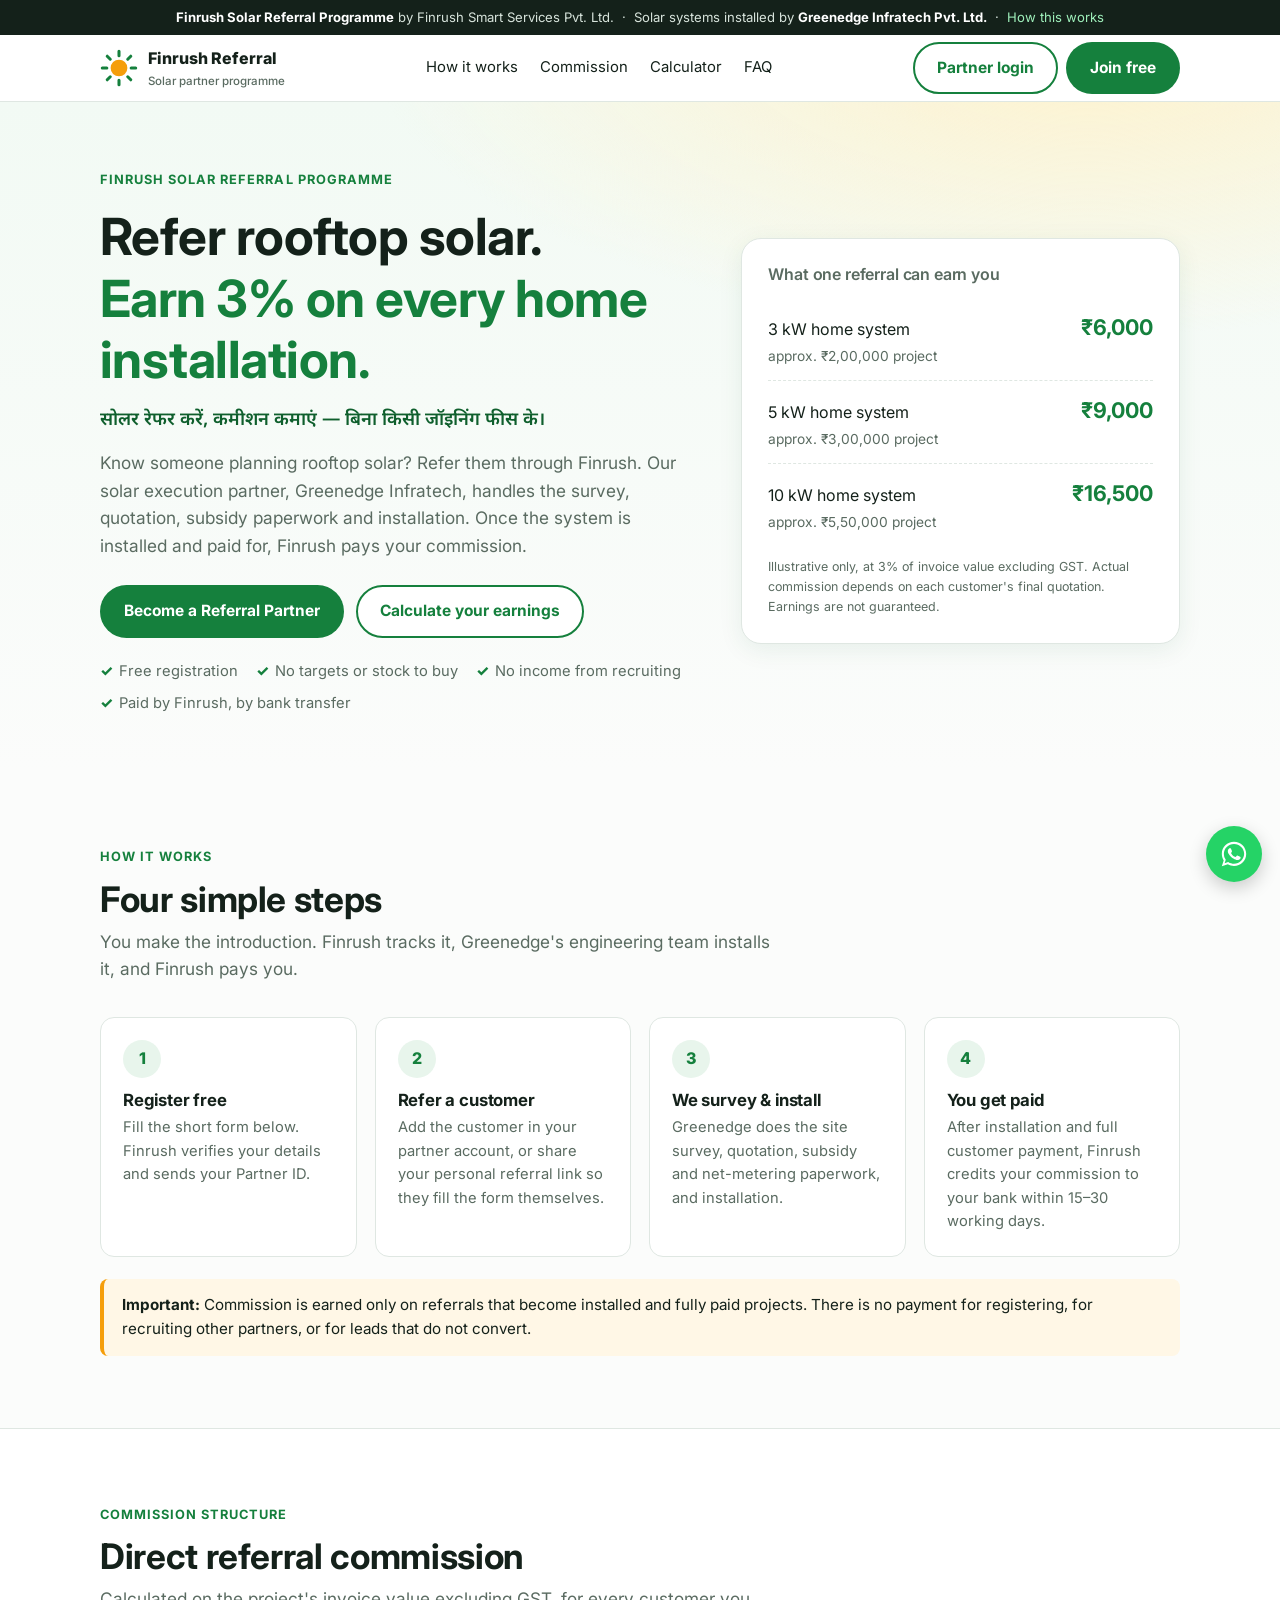
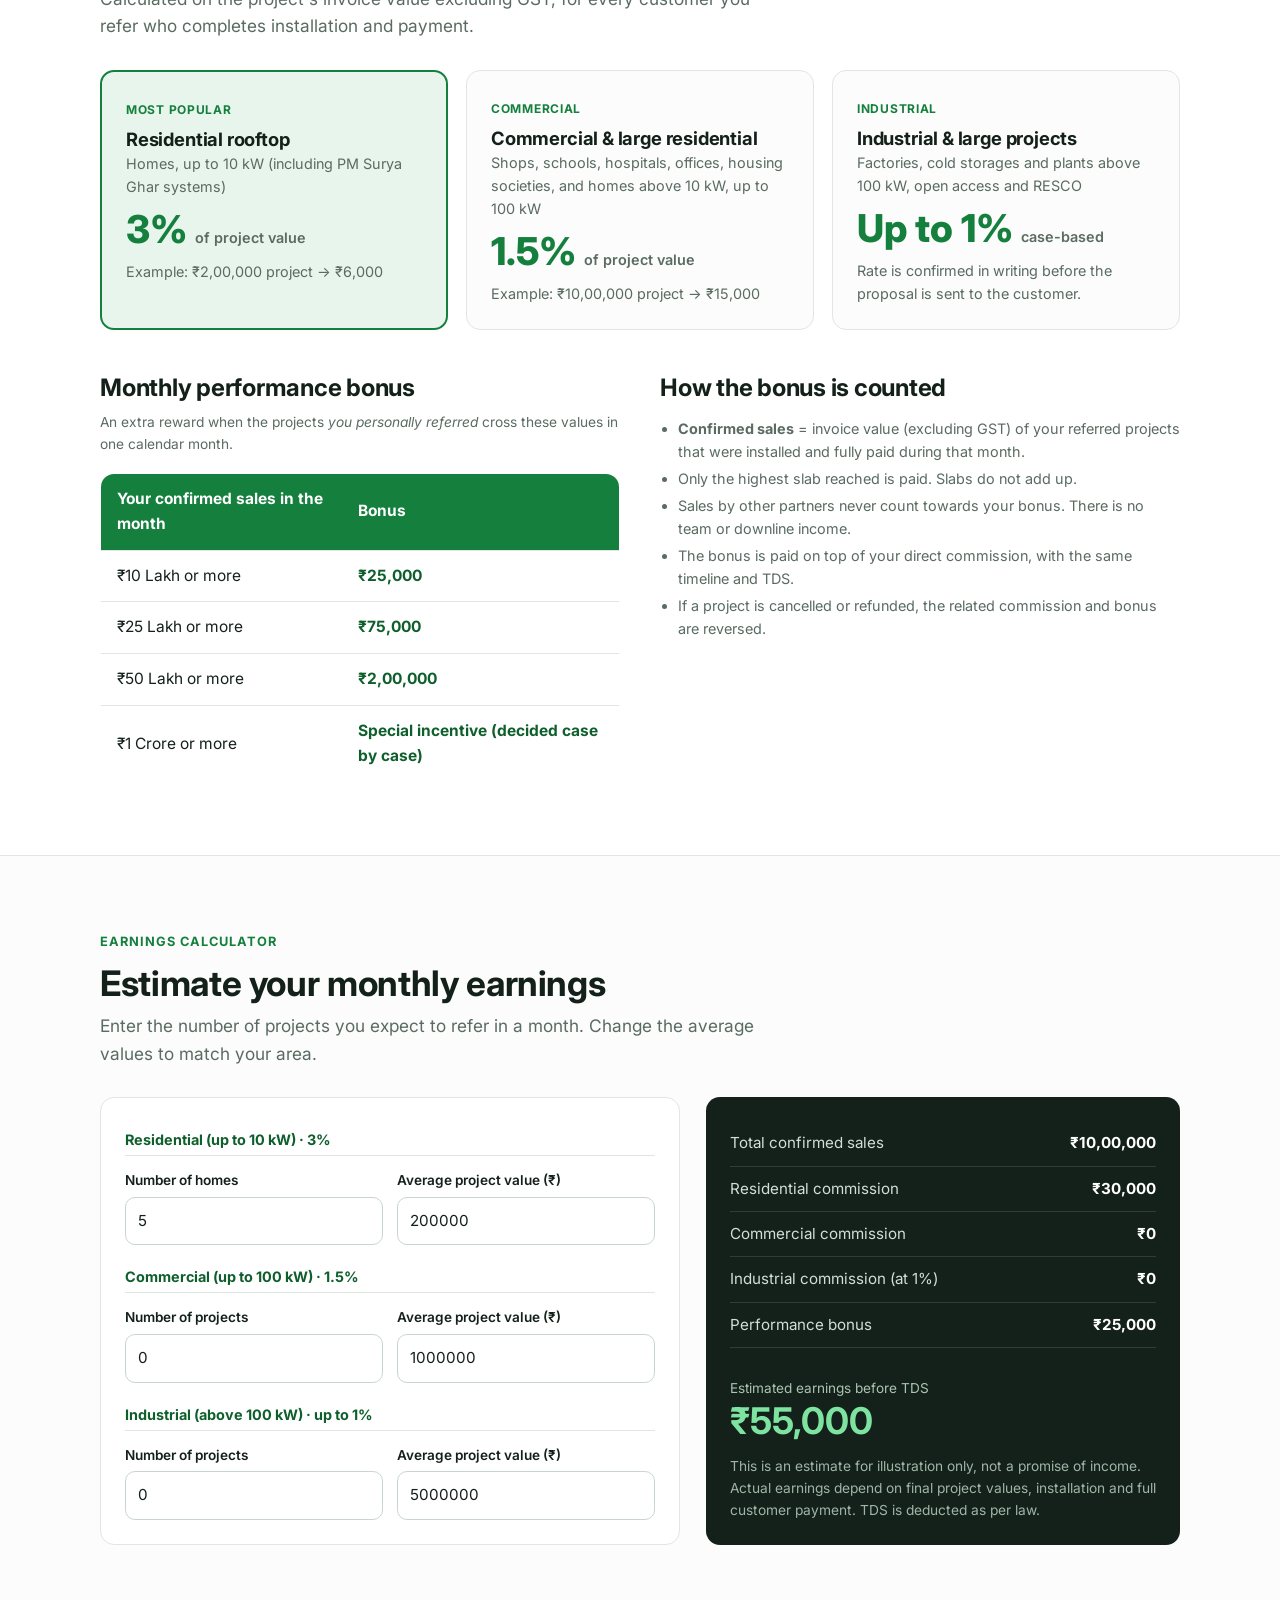
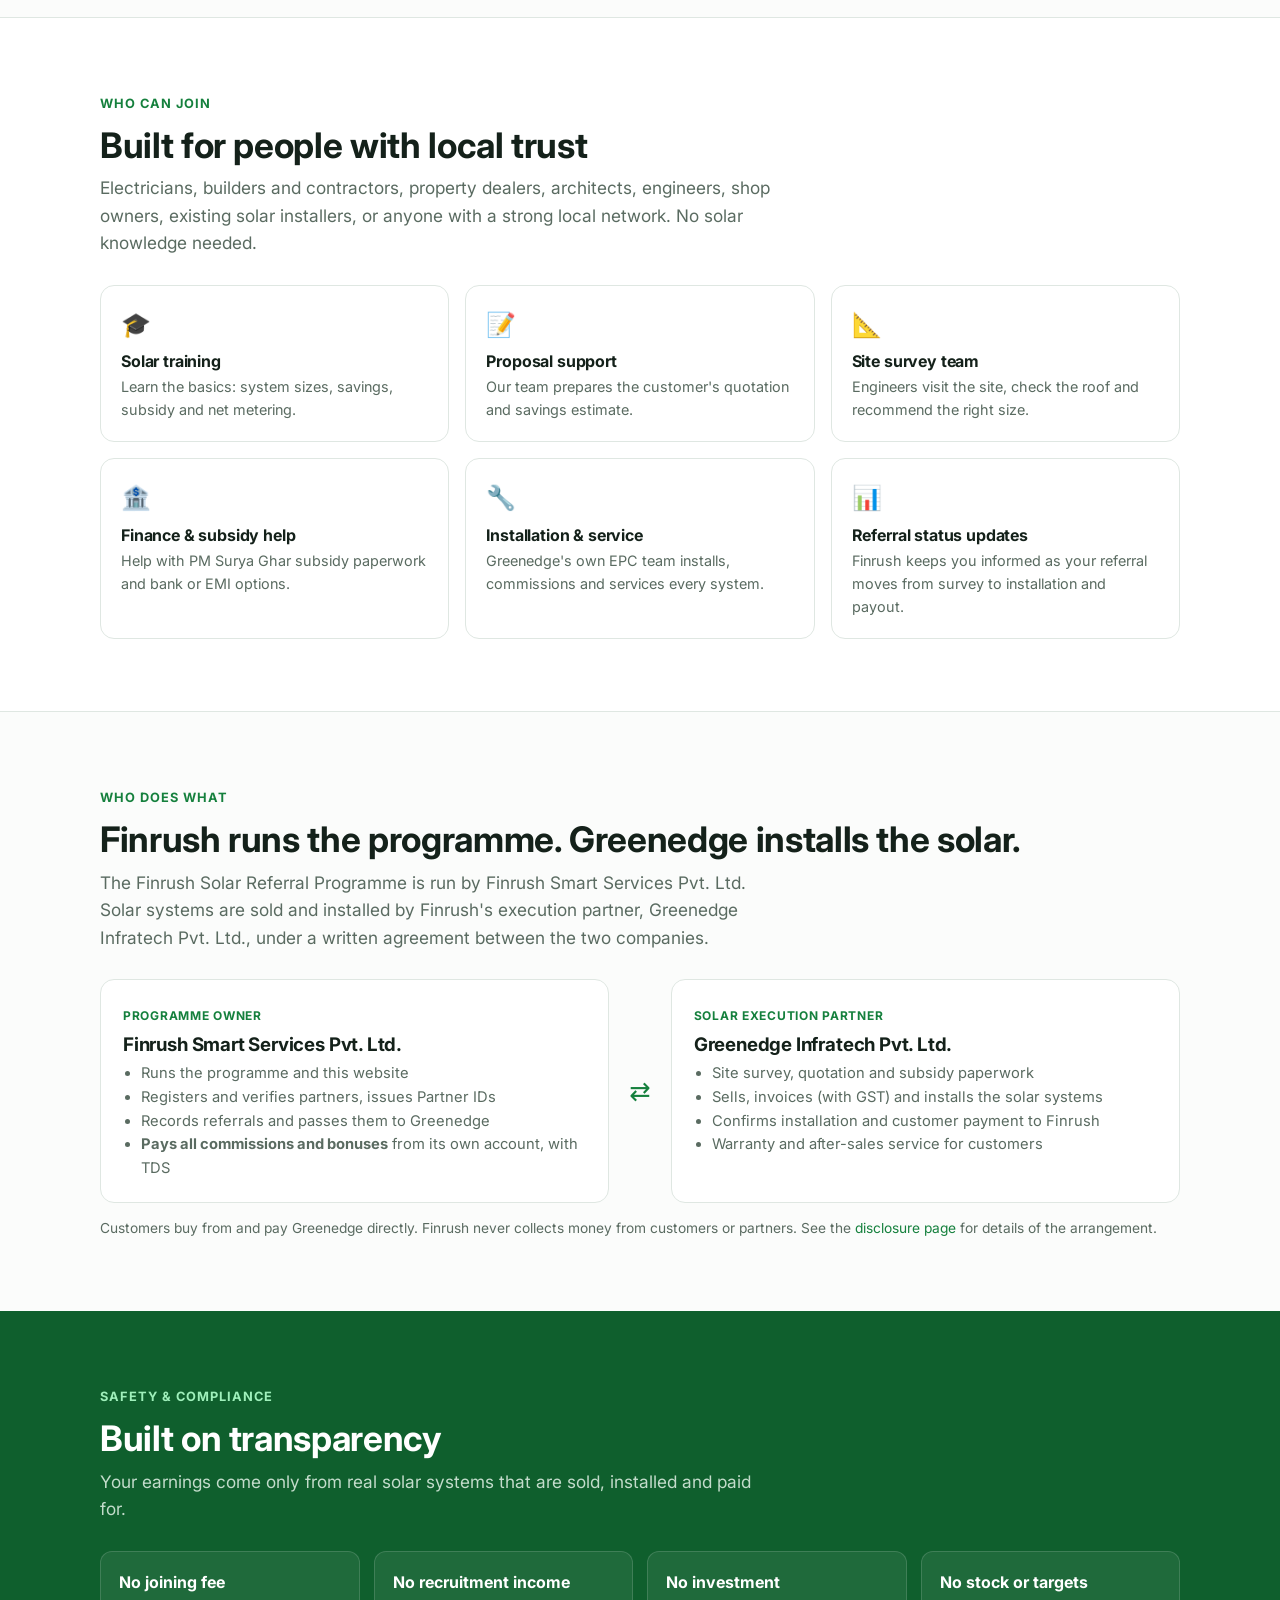
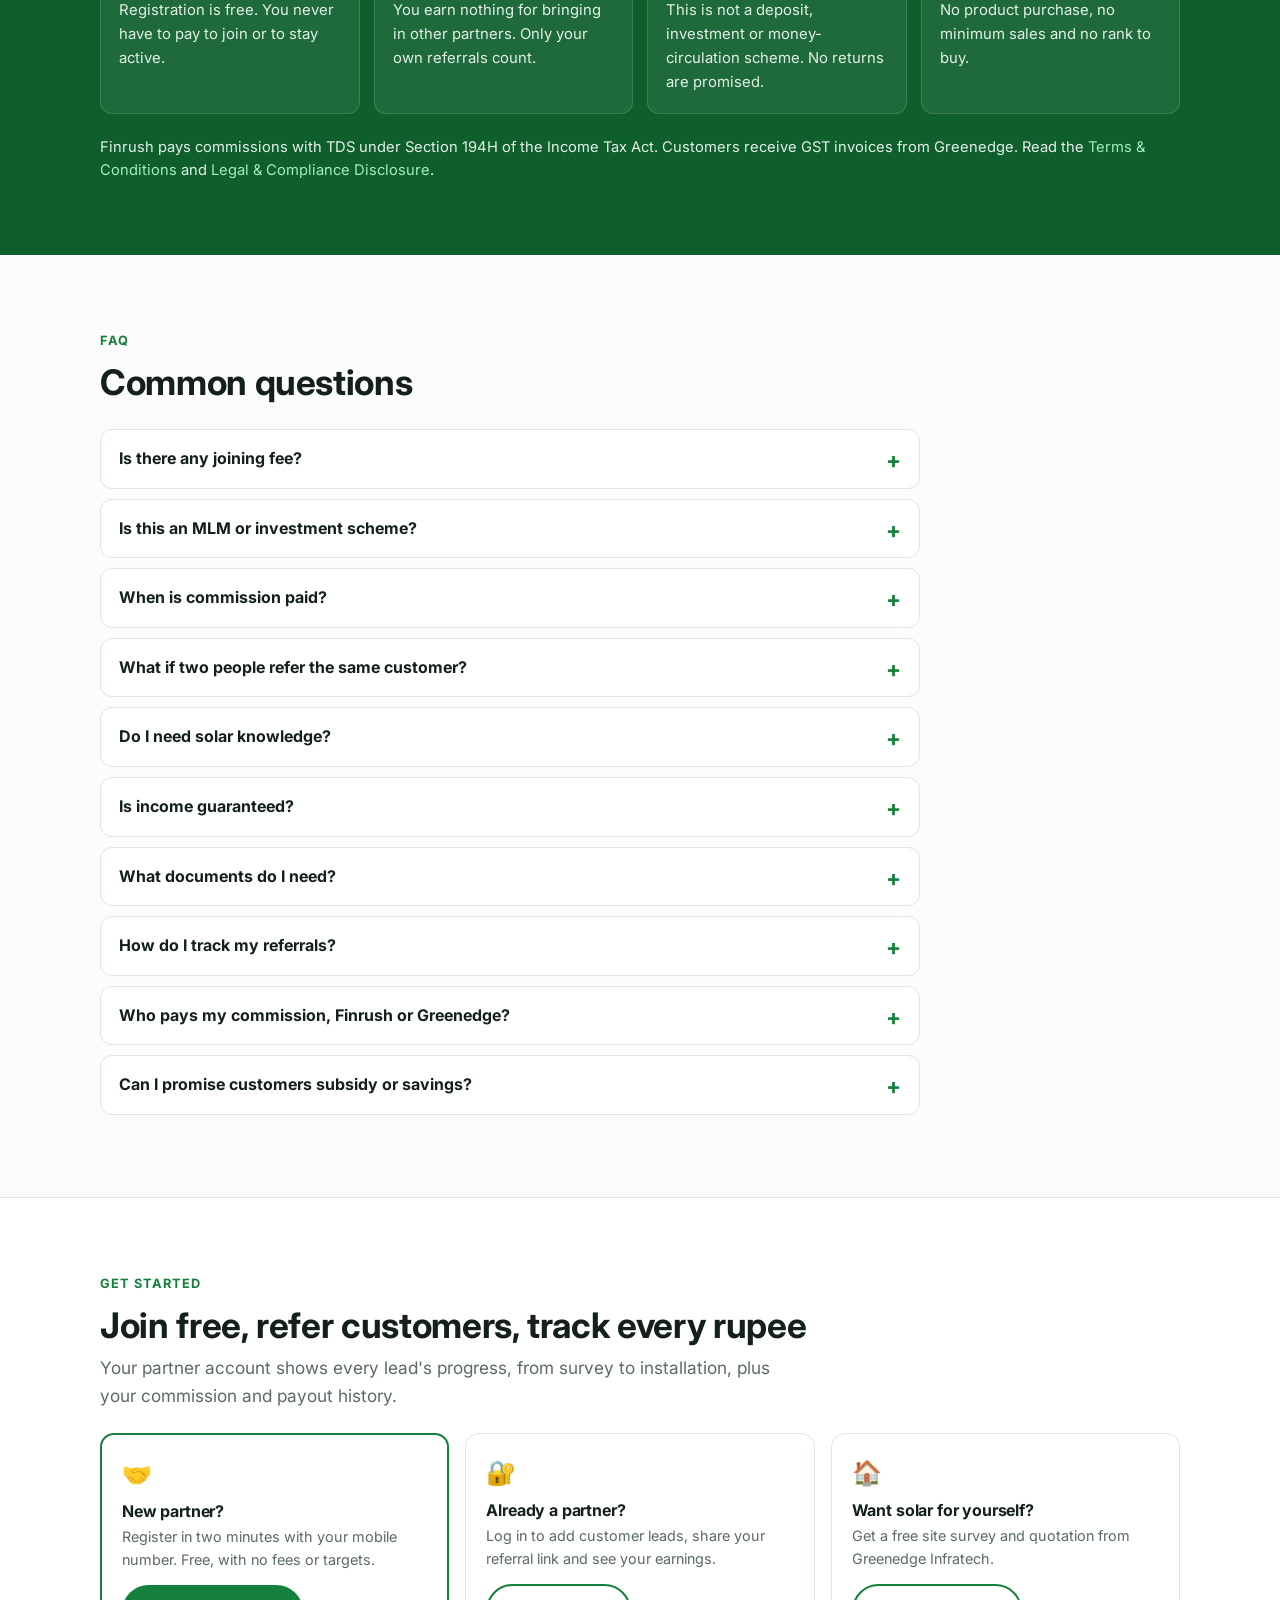
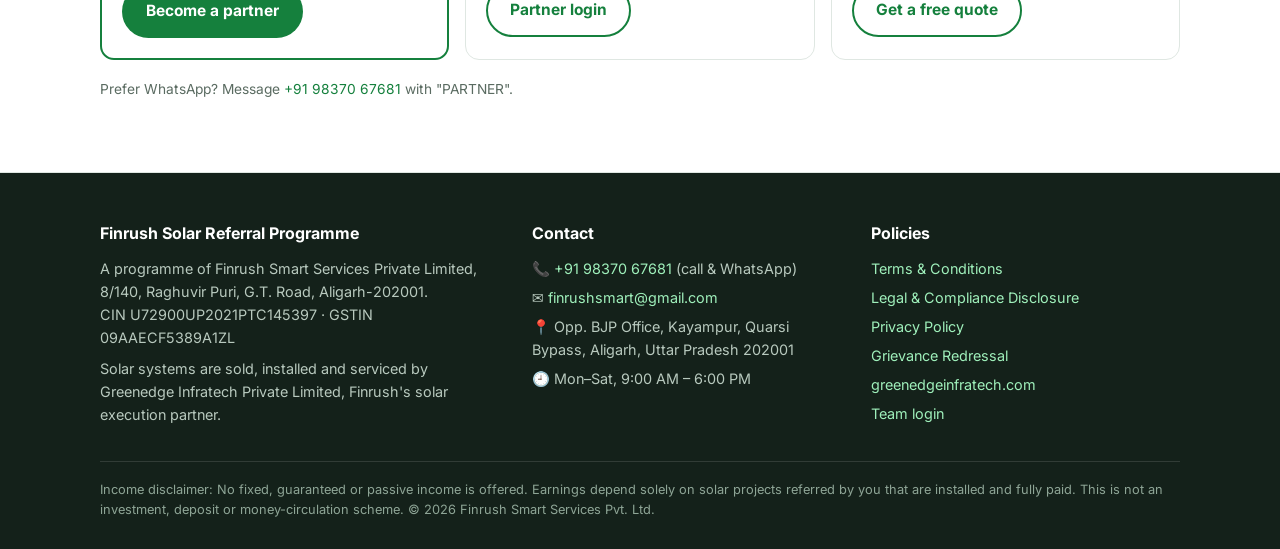
<file: index.html>
<!DOCTYPE html>
<html lang="en">
<head>
<meta charset="utf-8">
<meta name="viewport" content="width=device-width,initial-scale=1">
<title>Finrush Solar Referral Programme | Earn by referring rooftop solar</title>
<meta name="description" content="Finrush Solar Referral Programme: refer rooftop solar customers and earn 3% commission on home systems up to 10 kW, paid by Finrush. Systems installed by Greenedge Infratech. Free to join.">
<link rel="canonical" href="https://finrush.co.in/">
<meta name="theme-color" content="#15803d">
<link rel="icon" href="data:image/svg+xml,<svg xmlns='http://www.w3.org/2000/svg' viewBox='0 0 100 100'><circle cx='50' cy='50' r='22' fill='%23f59e0b'/><g stroke='%2315803d' stroke-width='8' stroke-linecap='round'><path d='M50 6v12M50 82v12M6 50h12M82 50h12M19 19l8 8M73 73l8 8M19 81l8-8M73 27l8-8'/></g></svg>">
<link rel="preconnect" href="https://fonts.googleapis.com">
<link href="https://fonts.googleapis.com/css2?family=Inter:wght@400;500;600;700;800&family=Noto+Sans+Devanagari:wght@500;600&display=swap" rel="stylesheet">
<link rel="stylesheet" href="style.css">
</head>
<body>

<div class="opbar"><strong>Finrush Solar Referral Programme</strong> by Finrush Smart Services Pvt. Ltd. &nbsp;·&nbsp; Solar systems installed by <strong>Greenedge Infratech Pvt. Ltd.</strong> &nbsp;·&nbsp; <a href="disclosure.html" style="color:#9ff0bb">How this works</a></div>

<header class="site">
  <div class="wrap">
    <a class="brand" href="#top" style="text-decoration:none">
      <svg width="38" height="38" viewBox="0 0 100 100" aria-hidden="true"><circle cx="50" cy="50" r="22" fill="#f59e0b"/><g stroke="#15803d" stroke-width="8" stroke-linecap="round"><path d="M50 6v12M50 82v12M6 50h12M82 50h12M19 19l8 8M73 73l8 8M19 81l8-8M73 27l8-8"/></g></svg>
      <span>Finrush Referral<small>Solar partner programme</small></span>
    </a>
    <nav class="main">
      <a href="#how">How it works</a>
      <a href="#commission">Commission</a>
      <a href="#calculator">Calculator</a>
      <a href="#faq">FAQ</a>
    </nav>
    <span style="display:flex;gap:8px"><a class="btn btn-o" href="partner/login.php">Partner login</a><a class="btn btn-p" href="partner/register.php">Join free</a></span>
  </div>
</header>

<main id="top">

<!-- HERO -->
<section class="hero">
  <div class="wrap">
    <div>
      <span class="eyebrow">Finrush Solar Referral Programme</span>
      <h1>Refer rooftop solar.<br><span>Earn 3% on every home installation.</span></h1>
      <p class="hi">सोलर रेफर करें, कमीशन कमाएं — बिना किसी जॉइनिंग फीस के।</p>
      <p class="lead">Know someone planning rooftop solar? Refer them through Finrush. Our solar execution partner, Greenedge Infratech, handles the survey, quotation, subsidy paperwork and installation. Once the system is installed and paid for, Finrush pays your commission.</p>
      <div class="ctas">
        <a class="btn btn-p" href="partner/register.php">Become a Referral Partner</a>
        <a class="btn btn-o" href="#calculator">Calculate your earnings</a>
      </div>
      <div class="ticks">
        <span>Free registration</span>
        <span>No targets or stock to buy</span>
        <span>No income from recruiting</span>
        <span>Paid by Finrush, by bank transfer</span>
      </div>
    </div>
    <div class="hero-card" aria-label="Example commission">
      <h3>What one referral can earn you</h3>
      <div class="ex-row"><span>3 kW home system<br><span class="small">approx. ₹2,00,000 project</span></span><b>₹6,000</b></div>
      <div class="ex-row"><span>5 kW home system<br><span class="small">approx. ₹3,00,000 project</span></span><b>₹9,000</b></div>
      <div class="ex-row"><span>10 kW home system<br><span class="small">approx. ₹5,50,000 project</span></span><b>₹16,500</b></div>
      <p class="ex-note">Illustrative only, at 3% of invoice value excluding GST. Actual commission depends on each customer's final quotation. Earnings are not guaranteed.</p>
    </div>
  </div>
</section>

<!-- HOW -->
<section id="how">
  <div class="wrap">
    <span class="eyebrow">How it works</span>
    <h2>Four simple steps</h2>
    <p class="lead">You make the introduction. Finrush tracks it, Greenedge's engineering team installs it, and Finrush pays you.</p>
    <div class="steps">
      <div class="step"><h3>Register free</h3><p>Fill the short form below. Finrush verifies your details and sends your Partner ID.</p></div>
      <div class="step"><h3>Refer a customer</h3><p>Add the customer in your partner account, or share your personal referral link so they fill the form themselves.</p></div>
      <div class="step"><h3>We survey &amp; install</h3><p>Greenedge does the site survey, quotation, subsidy and net-metering paperwork, and installation.</p></div>
      <div class="step"><h3>You get paid</h3><p>After installation and full customer payment, Finrush credits your commission to your bank within 15–30 working days.</p></div>
    </div>
    <div class="callout"><strong>Important:</strong> Commission is earned only on referrals that become installed and fully paid projects. There is no payment for registering, for recruiting other partners, or for leads that do not convert.</div>
  </div>
</section>

<!-- COMMISSION -->
<section id="commission" class="alt">
  <div class="wrap">
    <span class="eyebrow">Commission structure</span>
    <h2>Direct referral commission</h2>
    <p class="lead">Calculated on the project's invoice value excluding GST, for every customer you refer who completes installation and payment.</p>
    <div class="rates">
      <div class="rate feat">
        <span class="tag">Most popular</span>
        <h3>Residential rooftop</h3>
        <p>Homes, up to 10 kW (including PM Surya Ghar systems)</p>
        <div class="pct">3% <small>of project value</small></div>
        <p>Example: ₹2,00,000 project → ₹6,000</p>
      </div>
      <div class="rate">
        <span class="tag">Commercial</span>
        <h3>Commercial &amp; large residential</h3>
        <p>Shops, schools, hospitals, offices, housing societies, and homes above 10 kW, up to 100 kW</p>
        <div class="pct">1.5% <small>of project value</small></div>
        <p>Example: ₹10,00,000 project → ₹15,000</p>
      </div>
      <div class="rate">
        <span class="tag">Industrial</span>
        <h3>Industrial &amp; large projects</h3>
        <p>Factories, cold storages and plants above 100 kW, open access and RESCO</p>
        <div class="pct">Up to 1% <small>case-based</small></div>
        <p>Rate is confirmed in writing before the proposal is sent to the customer.</p>
      </div>
    </div>

    <div class="two">
      <div>
        <h2 style="font-size:1.5rem">Monthly performance bonus</h2>
        <p class="small">An extra reward when the projects <em>you personally referred</em> cross these values in one calendar month.</p>
        <table class="slab">
          <thead><tr><th>Your confirmed sales in the month</th><th>Bonus</th></tr></thead>
          <tbody>
            <tr><td>₹10 Lakh or more</td><td>₹25,000</td></tr>
            <tr><td>₹25 Lakh or more</td><td>₹75,000</td></tr>
            <tr><td>₹50 Lakh or more</td><td>₹2,00,000</td></tr>
            <tr><td>₹1 Crore or more</td><td>Special incentive (decided case by case)</td></tr>
          </tbody>
        </table>
      </div>
      <div>
        <h2 style="font-size:1.5rem">How the bonus is counted</h2>
        <ul class="notes">
          <li><strong>Confirmed sales</strong> = invoice value (excluding GST) of your referred projects that were installed and fully paid during that month.</li>
          <li>Only the highest slab reached is paid. Slabs do not add up.</li>
          <li>Sales by other partners never count towards your bonus. There is no team or downline income.</li>
          <li>The bonus is paid on top of your direct commission, with the same timeline and TDS.</li>
          <li>If a project is cancelled or refunded, the related commission and bonus are reversed.</li>
        </ul>
      </div>
    </div>
  </div>
</section>

<!-- CALCULATOR -->
<section id="calculator">
  <div class="wrap">
    <span class="eyebrow">Earnings calculator</span>
    <h2>Estimate your monthly earnings</h2>
    <p class="lead">Enter the number of projects you expect to refer in a month. Change the average values to match your area.</p>
    <div class="calc">
      <div class="calc-in">
        <div class="calc-grid">
          <div class="calc-grp">Residential (up to 10 kW) · 3%</div>
          <div><label for="rN">Number of homes</label><input id="rN" type="number" min="0" value="5" inputmode="numeric"></div>
          <div><label for="rV">Average project value (₹)</label><input id="rV" type="number" min="0" step="10000" value="200000" inputmode="numeric"></div>
          <div class="calc-grp">Commercial (up to 100 kW) · 1.5%</div>
          <div><label for="cN">Number of projects</label><input id="cN" type="number" min="0" value="0" inputmode="numeric"></div>
          <div><label for="cV">Average project value (₹)</label><input id="cV" type="number" min="0" step="50000" value="1000000" inputmode="numeric"></div>
          <div class="calc-grp">Industrial (above 100 kW) · up to 1%</div>
          <div><label for="iN">Number of projects</label><input id="iN" type="number" min="0" value="0" inputmode="numeric"></div>
          <div><label for="iV">Average project value (₹)</label><input id="iV" type="number" min="0" step="100000" value="5000000" inputmode="numeric"></div>
        </div>
      </div>
      <div class="calc-out" aria-live="polite">
        <div class="out-row"><span>Total confirmed sales</span><b id="oSales">₹0</b></div>
        <div class="out-row"><span>Residential commission</span><b id="oR">₹0</b></div>
        <div class="out-row"><span>Commercial commission</span><b id="oC">₹0</b></div>
        <div class="out-row"><span>Industrial commission (at 1%)</span><b id="oI">₹0</b></div>
        <div class="out-row"><span>Performance bonus</span><b id="oB">₹0</b></div>
        <div class="out-total"><span>Estimated earnings before TDS</span><b id="oT">₹0</b></div>
        <p class="small">This is an estimate for illustration only, not a promise of income. Actual earnings depend on final project values, installation and full customer payment. TDS is deducted as per law.</p>
      </div>
    </div>
  </div>
</section>

<!-- WHO + SUPPORT -->
<section class="alt">
  <div class="wrap">
    <span class="eyebrow">Who can join</span>
    <h2>Built for people with local trust</h2>
    <p class="lead">Electricians, builders and contractors, property dealers, architects, engineers, shop owners, existing solar installers, or anyone with a strong local network. No solar knowledge needed.</p>
    <div class="grid3">
      <div class="card"><div class="ic">🎓</div><h3>Solar training</h3><p>Learn the basics: system sizes, savings, subsidy and net metering.</p></div>
      <div class="card"><div class="ic">📝</div><h3>Proposal support</h3><p>Our team prepares the customer's quotation and savings estimate.</p></div>
      <div class="card"><div class="ic">📐</div><h3>Site survey team</h3><p>Engineers visit the site, check the roof and recommend the right size.</p></div>
      <div class="card"><div class="ic">🏦</div><h3>Finance &amp; subsidy help</h3><p>Help with PM Surya Ghar subsidy paperwork and bank or EMI options.</p></div>
      <div class="card"><div class="ic">🔧</div><h3>Installation &amp; service</h3><p>Greenedge's own EPC team installs, commissions and services every system.</p></div>
      <div class="card"><div class="ic">📊</div><h3>Referral status updates</h3><p>Finrush keeps you informed as your referral moves from survey to installation and payout.</p></div>
    </div>
  </div>
</section>

<!-- OPERATOR -->
<section>
  <div class="wrap">
    <span class="eyebrow">Who does what</span>
    <h2>Finrush runs the programme. Greenedge installs the solar.</h2>
    <p class="lead">The Finrush Solar Referral Programme is run by Finrush Smart Services Pvt. Ltd. Solar systems are sold and installed by Finrush's execution partner, Greenedge Infratech Pvt. Ltd., under a written agreement between the two companies.</p>
    <div class="op-box">
      <div class="op-co">
        <span class="tag">Programme owner</span>
        <h3>Finrush Smart Services Pvt. Ltd.</h3>
        <ul>
          <li>Runs the programme and this website</li>
          <li>Registers and verifies partners, issues Partner IDs</li>
          <li>Records referrals and passes them to Greenedge</li>
          <li><strong>Pays all commissions and bonuses</strong> from its own account, with TDS</li>
        </ul>
      </div>
      <div class="op-arrow" aria-hidden="true">⇄</div>
      <div class="op-co">
        <span class="tag">Solar execution partner</span>
        <h3>Greenedge Infratech Pvt. Ltd.</h3>
        <ul>
          <li>Site survey, quotation and subsidy paperwork</li>
          <li>Sells, invoices (with GST) and installs the solar systems</li>
          <li>Confirms installation and customer payment to Finrush</li>
          <li>Warranty and after-sales service for customers</li>
        </ul>
      </div>
    </div>
    <p class="small" style="margin-top:14px">Customers buy from and pay Greenedge directly. Finrush never collects money from customers or partners. See the <a href="disclosure.html">disclosure page</a> for details of the arrangement.</p>
  </div>
</section>

<!-- COMPLIANCE -->
<section class="comp">
  <div class="wrap">
    <span class="eyebrow" style="color:#9ff0bb">Safety &amp; compliance</span>
    <h2>Built on transparency</h2>
    <p class="lead">Your earnings come only from real solar systems that are sold, installed and paid for.</p>
    <div class="comp-grid">
      <div class="comp-item"><b>No joining fee</b>Registration is free. You never have to pay to join or to stay active.</div>
      <div class="comp-item"><b>No recruitment income</b>You earn nothing for bringing in other partners. Only your own referrals count.</div>
      <div class="comp-item"><b>No investment</b>This is not a deposit, investment or money-circulation scheme. No returns are promised.</div>
      <div class="comp-item"><b>No stock or targets</b>No product purchase, no minimum sales and no rank to buy.</div>
    </div>
    <p style="margin-top:22px;font-size:.92rem">Finrush pays commissions with TDS under Section 194H of the Income Tax Act. Customers receive GST invoices from Greenedge. Read the <a href="terms.html">Terms &amp; Conditions</a> and <a href="disclosure.html">Legal &amp; Compliance Disclosure</a>.</p>
  </div>
</section>

<!-- FAQ -->
<section id="faq">
  <div class="wrap">
    <span class="eyebrow">FAQ</span>
    <h2>Common questions</h2>
    <div class="faq">
      <details><summary>Is there any joining fee?</summary><p>No. Registration is completely free, and there are no renewal charges, kits or products you must buy.</p></details>
      <details><summary>Is this an MLM or investment scheme?</summary><p>No. There are no levels, no team income and no investment. You earn only when a customer you personally referred installs a solar system and pays for it in full.</p></details>
      <details><summary>When is commission paid?</summary><p>Within 15–30 working days after the project is installed, the customer has paid in full, and the completion certificate is issued. Finrush pays it to your registered bank account after TDS.</p></details>
      <details><summary>What if two people refer the same customer?</summary><p>The first partner whose referral is recorded in our system, with the customer's correct mobile number, gets the credit. A referral stays valid for 90 days from submission.</p></details>
      <details><summary>Do I need solar knowledge?</summary><p>No. You only make the introduction. Training is provided, and Greenedge's team handles survey, proposal and installation.</p></details>
      <details><summary>Is income guaranteed?</summary><p>No. Income depends entirely on referrals that become installed and paid projects. Many partners may earn little or nothing.</p></details>
      <details><summary>What documents do I need?</summary><p>After registration Finrush will ask for PAN (needed for TDS), Aadhaar for identity, and bank details for payouts. These are collected during verification by our team, not on the registration form.</p></details>
      <details><summary>How do I track my referrals?</summary><p>Log in to your partner account with your mobile number and password. You'll see every lead's stage (contacted, survey, quotation, installed, paid), can add updates for our team, and can view your commission and payout history.</p></details>
      <details><summary>Who pays my commission, Finrush or Greenedge?</summary><p>Finrush. This is a Finrush programme, and Finrush Smart Services Pvt. Ltd. pays all commissions and bonuses from its own account. Greenedge Infratech, Finrush's solar execution partner, sells and installs the systems and confirms to Finrush when a project is installed and paid.</p></details>
      <details><summary>Can I promise customers subsidy or savings?</summary><p>Please don't. Subsidy depends on government rules and approval, and savings depend on usage. Share Greenedge's official proposal instead. False claims can lead to termination.</p></details>
    </div>
  </div>
</section>

<!-- JOIN -->
<section id="join" class="alt">
  <div class="wrap">
    <span class="eyebrow">Get started</span>
    <h2>Join free, refer customers, track every rupee</h2>
    <p class="lead">Your partner account shows every lead's progress, from survey to installation, plus your commission and payout history.</p>
    <div class="grid3" style="margin-top:24px">
      <div class="card" style="border:2px solid var(--green)"><div class="ic">🤝</div><h3>New partner?</h3><p>Register in two minutes with your mobile number. Free, with no fees or targets.</p><a class="btn btn-p" style="margin-top:14px" href="partner/register.php">Become a partner</a></div>
      <div class="card"><div class="ic">🔐</div><h3>Already a partner?</h3><p>Log in to add customer leads, share your referral link and see your earnings.</p><a class="btn btn-o" style="margin-top:14px" href="partner/login.php">Partner login</a></div>
      <div class="card"><div class="ic">🏠</div><h3>Want solar for yourself?</h3><p>Get a free site survey and quotation from Greenedge Infratech.</p><a class="btn btn-o" style="margin-top:14px" href="quote.php">Get a free quote</a></div>
    </div>
    <p class="small" style="margin-top:18px">Prefer WhatsApp? Message <a href="https://wa.me/919837067681?text=Hi%2C%20I%20want%20to%20join%20the%20Finrush%20Solar%20Referral%20Programme">+91 98370 67681</a> with "PARTNER".</p>
  </div>
</section>

</main>

<footer class="site">
  <div class="wrap">
    <div class="cols">
      <div>
        <h4>Finrush Solar Referral Programme</h4>
        <p>A programme of Finrush Smart Services Private Limited, 8/140, Raghuvir Puri, G.T. Road, Aligarh-202001.<br>CIN U72900UP2021PTC145397 · GSTIN 09AAECF5389A1ZL</p><p style="margin-top:8px">Solar systems are sold, installed and serviced by Greenedge Infratech Private Limited, Finrush's solar execution partner.</p>
      </div>
      <div>
        <h4>Contact</h4>
        <ul>
          <li>📞 <a href="tel:+919837067681">+91 98370 67681</a> (call &amp; WhatsApp)</li>
          <li>✉️ <a href="mailto:finrushsmart@gmail.com">finrushsmart@gmail.com</a></li>
          <li>📍 Opp. BJP Office, Kayampur, Quarsi Bypass, Aligarh, Uttar Pradesh 202001</li>
          <li>🕘 Mon–Sat, 9:00 AM – 6:00 PM</li>
        </ul>
      </div>
      <div>
        <h4>Policies</h4>
        <ul>
          <li><a href="terms.html">Terms &amp; Conditions</a></li>
          <li><a href="disclosure.html">Legal &amp; Compliance Disclosure</a></li>
          <li><a href="privacy.html">Privacy Policy</a></li>
          <li><a href="disclosure.html#grievance">Grievance Redressal</a></li>
          <li><a href="https://greenedgeinfratech.com" target="_blank" rel="noopener">greenedgeinfratech.com</a></li>
          <li><a href="admin/login.php">Team login</a></li>
        </ul>
      </div>
    </div>
    <div class="legal">Income disclaimer: No fixed, guaranteed or passive income is offered. Earnings depend solely on solar projects referred by you that are installed and fully paid. This is not an investment, deposit or money-circulation scheme. © <span id="yr">2026</span> Finrush Smart Services Pvt. Ltd.</div>
  </div>
</footer>

<a class="wa" href="https://wa.me/919837067681?text=Hi%2C%20I%20want%20to%20know%20about%20the%20Finrush%20Solar%20Referral%20Programme" aria-label="Chat on WhatsApp" target="_blank" rel="noopener">
  <svg viewBox="0 0 32 32"><path d="M16 3C8.8 3 3 8.7 3 15.8c0 2.5.7 4.9 2 7L3 29l6.4-2c2 1.1 4.3 1.7 6.6 1.7 7.2 0 13-5.7 13-12.8S23.2 3 16 3zm0 23.4c-2.1 0-4.1-.6-5.8-1.6l-.4-.2-3.8 1.2 1.2-3.7-.3-.4a10.4 10.4 0 0 1-1.7-5.8C5.2 10 10 5.3 16 5.3S26.8 10 26.8 15.8 22 26.4 16 26.4zm5.9-7.8c-.3-.2-1.9-.9-2.2-1-.3-.1-.5-.2-.7.2-.2.3-.8 1-1 1.2-.2.2-.4.2-.7.1-.3-.2-1.4-.5-2.6-1.6-1-.9-1.6-1.9-1.8-2.2-.2-.3 0-.5.1-.7l.5-.6c.2-.2.2-.4.3-.6.1-.2 0-.4 0-.6l-1-2.4c-.3-.6-.5-.5-.7-.5h-.6c-.2 0-.6.1-.9.4-.3.3-1.2 1.1-1.2 2.8s1.2 3.2 1.4 3.5c.2.2 2.4 3.6 5.8 5 .8.3 1.4.5 1.9.7.8.3 1.5.2 2.1.1.6-.1 1.9-.8 2.2-1.5.3-.7.3-1.4.2-1.5-.1-.2-.3-.3-.6-.4z"/></svg>
</a>

<script>
(function(){
  var inr = function(n){ return '₹' + Math.round(n).toLocaleString('en-IN'); };
  var v = function(id){ var x = parseFloat(document.getElementById(id).value); return isFinite(x) && x > 0 ? x : 0; };
  function calc(){
    var rS = v('rN') * v('rV'), cS = v('cN') * v('cV'), iS = v('iN') * v('iV');
    var r = rS * 0.03, c = cS * 0.015, i = iS * 0.01, sales = rS + cS + iS;
    var b = sales >= 5000000 ? 200000 : sales >= 2500000 ? 75000 : sales >= 1000000 ? 25000 : 0;
    document.getElementById('oSales').textContent = inr(sales);
    document.getElementById('oR').textContent = inr(r);
    document.getElementById('oC').textContent = inr(c);
    document.getElementById('oI').textContent = inr(i);
    document.getElementById('oB').textContent = sales >= 10000000 ? inr(b) + ' + special' : inr(b);
    document.getElementById('oT').textContent = inr(r + c + i + b);
  }
  ['rN','rV','cN','cV','iN','iV'].forEach(function(id){ document.getElementById(id).addEventListener('input', calc); });
  calc();

  document.getElementById('yr').textContent = new Date().getFullYear();
})();
</script>
</body>
</html>
</file>
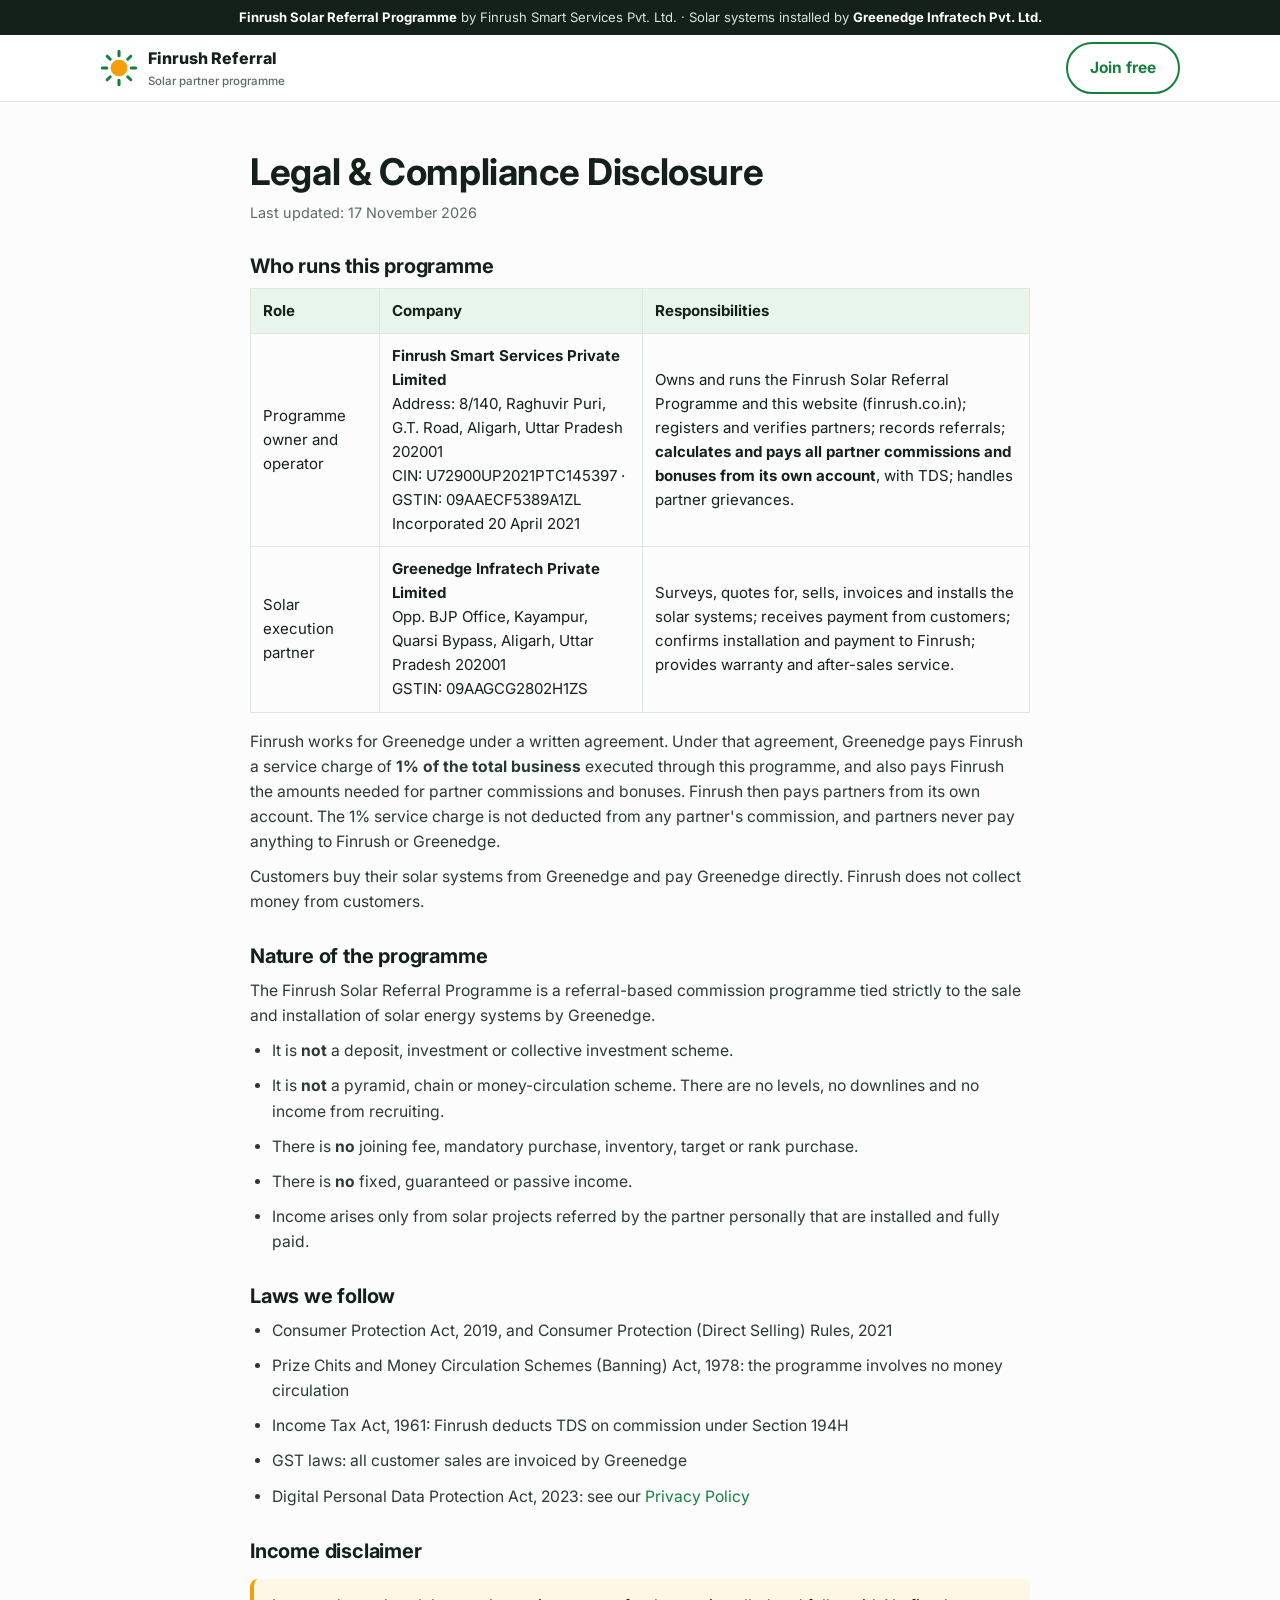
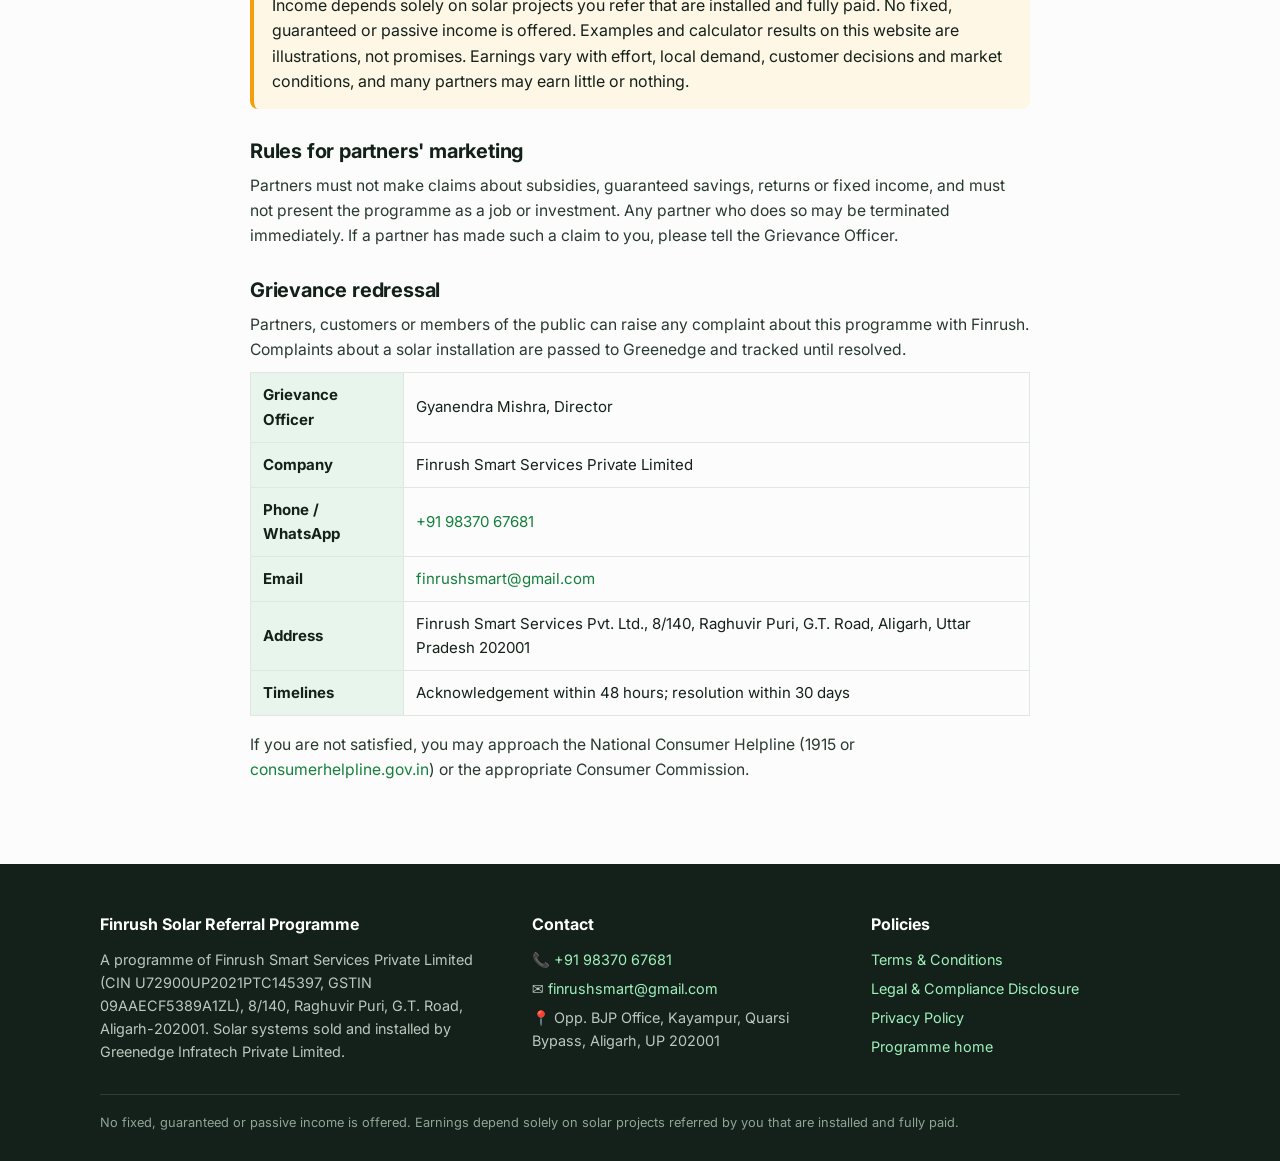
<file: disclosure.html>
<!DOCTYPE html>
<html lang="en"><head><meta charset="utf-8"><meta name="viewport" content="width=device-width,initial-scale=1">
<title>Legal &amp; Compliance Disclosure | Finrush Solar Referral Programme</title>
<link rel="canonical" href="https://finrush.co.in/disclosure.html">
<meta name="theme-color" content="#15803d">
<link href="https://fonts.googleapis.com/css2?family=Inter:wght@400;600;700;800&display=swap" rel="stylesheet">
<link rel="stylesheet" href="style.css"></head><body>
<div class="opbar"><strong>Finrush Solar Referral Programme</strong> by Finrush Smart Services Pvt. Ltd. · Solar systems installed by <strong>Greenedge Infratech Pvt. Ltd.</strong></div>
<header class="site"><div class="wrap"><a class="brand" href="index.html" style="text-decoration:none"><svg width="38" height="38" viewBox="0 0 100 100" aria-hidden="true"><circle cx="50" cy="50" r="22" fill="#f59e0b"/><g stroke="#15803d" stroke-width="8" stroke-linecap="round"><path d="M50 6v12M50 82v12M6 50h12M82 50h12M19 19l8 8M73 73l8 8M19 81l8-8M73 27l8-8"/></g></svg><span>Finrush Referral<small>Solar partner programme</small></span></a>
<a class="btn btn-o" href="index.html#join">Join free</a></div></header>
<main class="doc">
<h1>Legal &amp; Compliance Disclosure</h1>
<p class="meta">Last updated: 17 November 2026</p>

<h2>Who runs this programme</h2>
<table>
<tr><th>Role</th><th>Company</th><th>Responsibilities</th></tr>
<tr><td>Programme owner and operator</td><td><strong>Finrush Smart Services Private Limited</strong><br>Address: 8/140, Raghuvir Puri, G.T. Road, Aligarh, Uttar Pradesh 202001<br>CIN: U72900UP2021PTC145397 · GSTIN: 09AAECF5389A1ZL<br>Incorporated 20 April 2021</td><td>Owns and runs the Finrush Solar Referral Programme and this website (finrush.co.in); registers and verifies partners; records referrals; <strong>calculates and pays all partner commissions and bonuses from its own account</strong>, with TDS; handles partner grievances.</td></tr>
<tr><td>Solar execution partner</td><td><strong>Greenedge Infratech Private Limited</strong><br>Opp. BJP Office, Kayampur, Quarsi Bypass, Aligarh, Uttar Pradesh 202001<br>GSTIN: 09AAGCG2802H1ZS</td><td>Surveys, quotes for, sells, invoices and installs the solar systems; receives payment from customers; confirms installation and payment to Finrush; provides warranty and after-sales service.</td></tr>
</table>
<p>Finrush works for Greenedge under a written agreement. Under that agreement, Greenedge pays Finrush a service charge of <strong>1% of the total business</strong> executed through this programme, and also pays Finrush the amounts needed for partner commissions and bonuses. Finrush then pays partners from its own account. The 1% service charge is not deducted from any partner's commission, and partners never pay anything to Finrush or Greenedge.</p>
<p>Customers buy their solar systems from Greenedge and pay Greenedge directly. Finrush does not collect money from customers.</p>

<h2>Nature of the programme</h2>
<p>The Finrush Solar Referral Programme is a referral-based commission programme tied strictly to the sale and installation of solar energy systems by Greenedge.</p>
<ul>
<li>It is <strong>not</strong> a deposit, investment or collective investment scheme.</li>
<li>It is <strong>not</strong> a pyramid, chain or money-circulation scheme. There are no levels, no downlines and no income from recruiting.</li>
<li>There is <strong>no</strong> joining fee, mandatory purchase, inventory, target or rank purchase.</li>
<li>There is <strong>no</strong> fixed, guaranteed or passive income.</li>
<li>Income arises only from solar projects referred by the partner personally that are installed and fully paid.</li>
</ul>

<h2>Laws we follow</h2>
<ul>
<li>Consumer Protection Act, 2019, and Consumer Protection (Direct Selling) Rules, 2021</li>
<li>Prize Chits and Money Circulation Schemes (Banning) Act, 1978: the programme involves no money circulation</li>
<li>Income Tax Act, 1961: Finrush deducts TDS on commission under Section 194H</li>
<li>GST laws: all customer sales are invoiced by Greenedge</li>
<li>Digital Personal Data Protection Act, 2023: see our <a href="privacy.html">Privacy Policy</a></li>
</ul>

<h2>Income disclaimer</h2>
<div class="box">Income depends solely on solar projects you refer that are installed and fully paid. No fixed, guaranteed or passive income is offered. Examples and calculator results on this website are illustrations, not promises. Earnings vary with effort, local demand, customer decisions and market conditions, and many partners may earn little or nothing.</div>

<h2>Rules for partners' marketing</h2>
<p>Partners must not make claims about subsidies, guaranteed savings, returns or fixed income, and must not present the programme as a job or investment. Any partner who does so may be terminated immediately. If a partner has made such a claim to you, please tell the Grievance Officer.</p>

<h2 id="grievance">Grievance redressal</h2>
<p>Partners, customers or members of the public can raise any complaint about this programme with Finrush. Complaints about a solar installation are passed to Greenedge and tracked until resolved.</p>
<table>
<tr><th>Grievance Officer</th><td>Gyanendra Mishra, Director</td></tr>
<tr><th>Company</th><td>Finrush Smart Services Private Limited</td></tr>
<tr><th>Phone / WhatsApp</th><td><a href="tel:+919837067681">+91 98370 67681</a></td></tr>
<tr><th>Email</th><td><a href="mailto:finrushsmart@gmail.com">finrushsmart@gmail.com</a></td></tr>
<tr><th>Address</th><td>Finrush Smart Services Pvt. Ltd., 8/140, Raghuvir Puri, G.T. Road, Aligarh, Uttar Pradesh 202001</td></tr>
<tr><th>Timelines</th><td>Acknowledgement within 48 hours; resolution within 30 days</td></tr>
</table>
<p>If you are not satisfied, you may approach the National Consumer Helpline (1915 or <a href="https://consumerhelpline.gov.in" target="_blank" rel="noopener">consumerhelpline.gov.in</a>) or the appropriate Consumer Commission.</p>
</main>
<footer class="site"><div class="wrap"><div class="cols">
<div><h4>Finrush Solar Referral Programme</h4><p>A programme of Finrush Smart Services Private Limited (CIN U72900UP2021PTC145397, GSTIN 09AAECF5389A1ZL), 8/140, Raghuvir Puri, G.T. Road, Aligarh-202001. Solar systems sold and installed by Greenedge Infratech Private Limited.</p></div>
<div><h4>Contact</h4><ul><li>📞 <a href="tel:+919837067681">+91 98370 67681</a></li><li>✉️ <a href="mailto:finrushsmart@gmail.com">finrushsmart@gmail.com</a></li><li>📍 Opp. BJP Office, Kayampur, Quarsi Bypass, Aligarh, UP 202001</li></ul></div>
<div><h4>Policies</h4><ul><li><a href="terms.html">Terms &amp; Conditions</a></li><li><a href="disclosure.html">Legal &amp; Compliance Disclosure</a></li><li><a href="privacy.html">Privacy Policy</a></li><li><a href="index.html">Programme home</a></li></ul></div>
</div><div class="legal">No fixed, guaranteed or passive income is offered. Earnings depend solely on solar projects referred by you that are installed and fully paid.</div></div></footer>
</body></html>
</file>
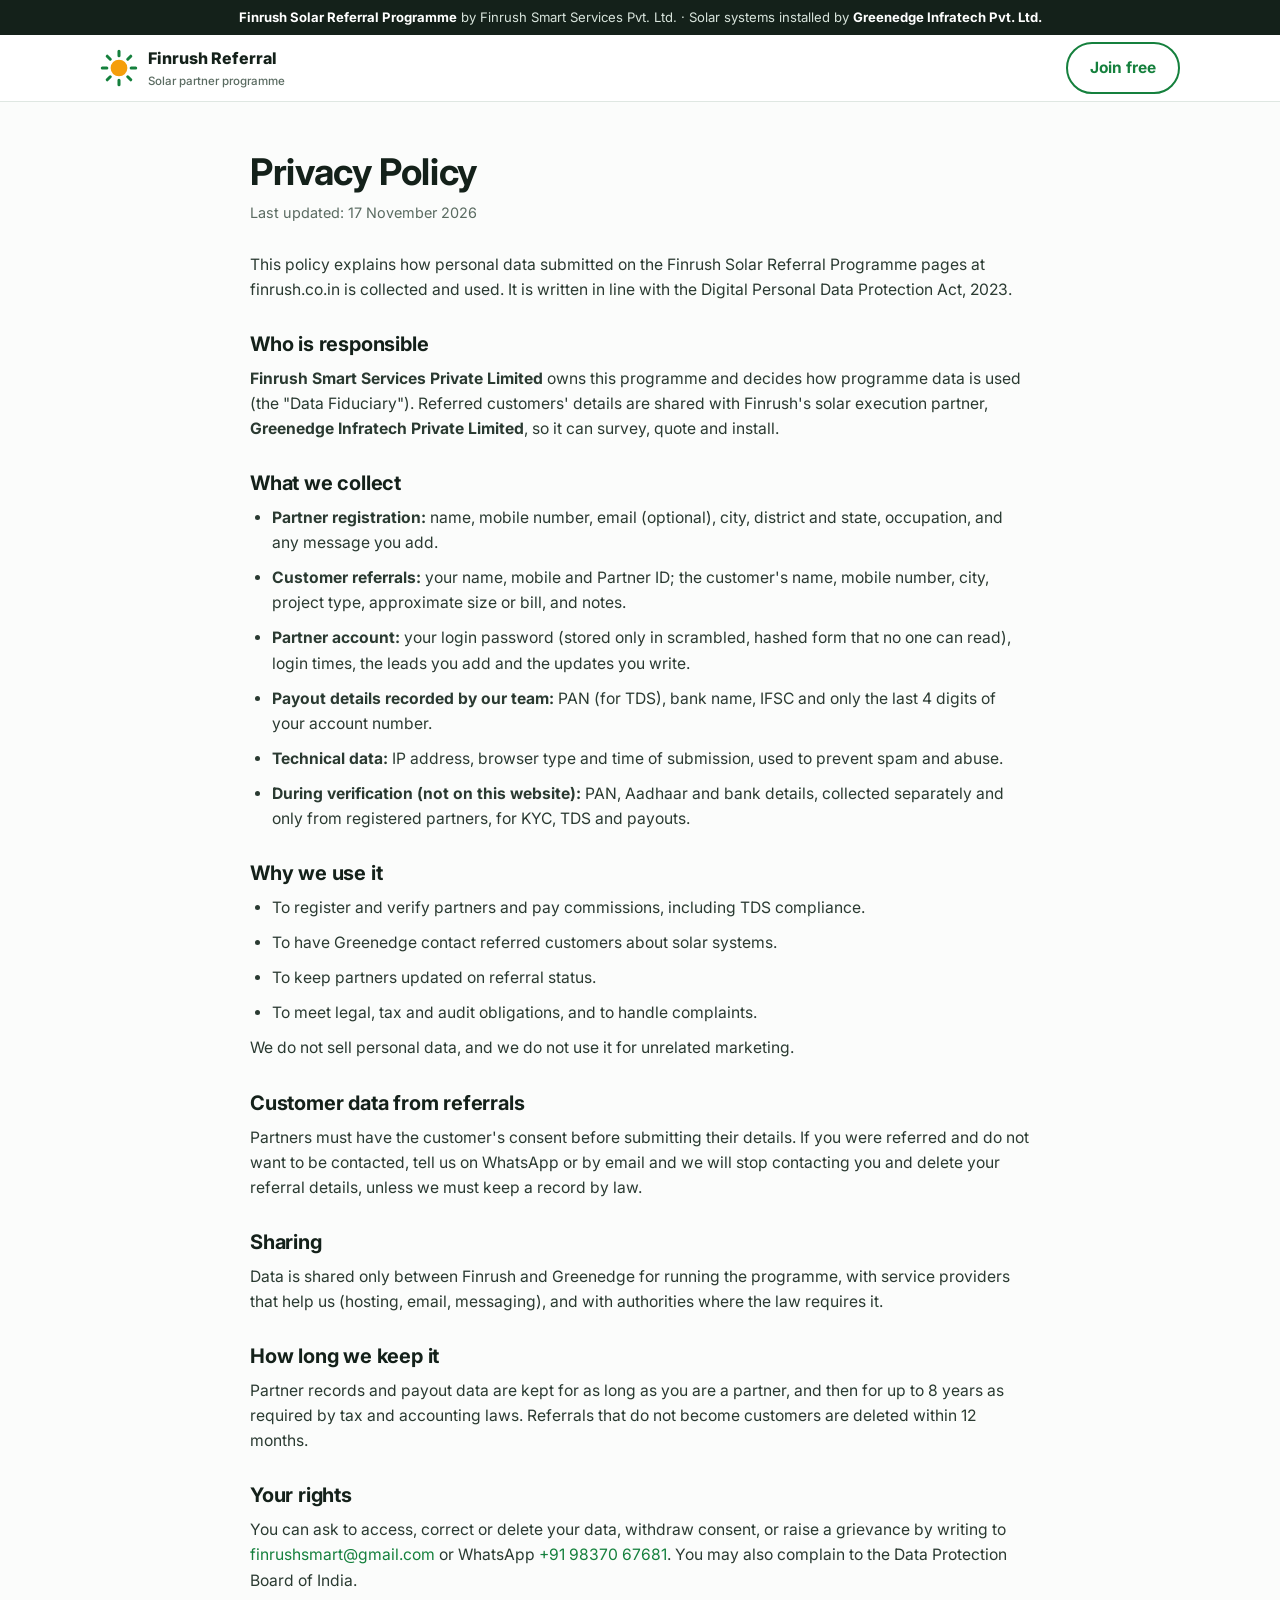
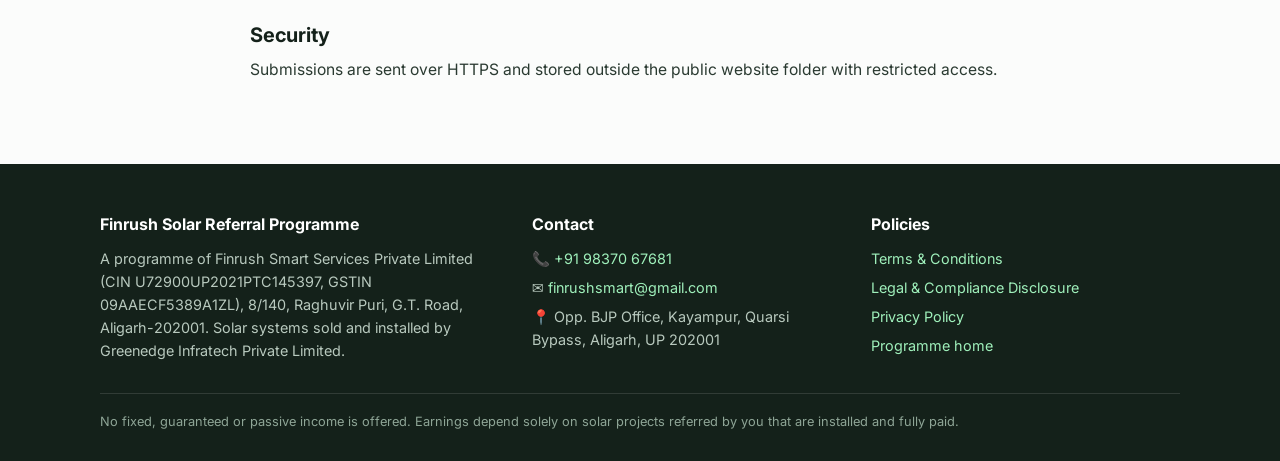
<file: privacy.html>
<!DOCTYPE html>
<html lang="en"><head><meta charset="utf-8"><meta name="viewport" content="width=device-width,initial-scale=1">
<title>Privacy Policy | Finrush Solar Referral Programme</title>
<link rel="canonical" href="https://finrush.co.in/privacy.html">
<meta name="theme-color" content="#15803d">
<link href="https://fonts.googleapis.com/css2?family=Inter:wght@400;600;700;800&display=swap" rel="stylesheet">
<link rel="stylesheet" href="style.css"></head><body>
<div class="opbar"><strong>Finrush Solar Referral Programme</strong> by Finrush Smart Services Pvt. Ltd. · Solar systems installed by <strong>Greenedge Infratech Pvt. Ltd.</strong></div>
<header class="site"><div class="wrap"><a class="brand" href="index.html" style="text-decoration:none"><svg width="38" height="38" viewBox="0 0 100 100" aria-hidden="true"><circle cx="50" cy="50" r="22" fill="#f59e0b"/><g stroke="#15803d" stroke-width="8" stroke-linecap="round"><path d="M50 6v12M50 82v12M6 50h12M82 50h12M19 19l8 8M73 73l8 8M19 81l8-8M73 27l8-8"/></g></svg><span>Finrush Referral<small>Solar partner programme</small></span></a>
<a class="btn btn-o" href="index.html#join">Join free</a></div></header>
<main class="doc">
<h1>Privacy Policy</h1>
<p class="meta">Last updated: 17 November 2026</p>
<p>This policy explains how personal data submitted on the Finrush Solar Referral Programme pages at finrush.co.in is collected and used. It is written in line with the Digital Personal Data Protection Act, 2023.</p>

<h2>Who is responsible</h2>
<p><strong>Finrush Smart Services Private Limited</strong> owns this programme and decides how programme data is used (the "Data Fiduciary"). Referred customers' details are shared with Finrush's solar execution partner, <strong>Greenedge Infratech Private Limited</strong>, so it can survey, quote and install.</p>

<h2>What we collect</h2>
<ul>
<li><strong>Partner registration:</strong> name, mobile number, email (optional), city, district and state, occupation, and any message you add.</li>
<li><strong>Customer referrals:</strong> your name, mobile and Partner ID; the customer's name, mobile number, city, project type, approximate size or bill, and notes.</li>
<li><strong>Partner account:</strong> your login password (stored only in scrambled, hashed form that no one can read), login times, the leads you add and the updates you write.</li>
<li><strong>Payout details recorded by our team:</strong> PAN (for TDS), bank name, IFSC and only the last 4 digits of your account number.</li>
<li><strong>Technical data:</strong> IP address, browser type and time of submission, used to prevent spam and abuse.</li>
<li><strong>During verification (not on this website):</strong> PAN, Aadhaar and bank details, collected separately and only from registered partners, for KYC, TDS and payouts.</li>
</ul>

<h2>Why we use it</h2>
<ul>
<li>To register and verify partners and pay commissions, including TDS compliance.</li>
<li>To have Greenedge contact referred customers about solar systems.</li>
<li>To keep partners updated on referral status.</li>
<li>To meet legal, tax and audit obligations, and to handle complaints.</li>
</ul>
<p>We do not sell personal data, and we do not use it for unrelated marketing.</p>

<h2>Customer data from referrals</h2>
<p>Partners must have the customer's consent before submitting their details. If you were referred and do not want to be contacted, tell us on WhatsApp or by email and we will stop contacting you and delete your referral details, unless we must keep a record by law.</p>

<h2>Sharing</h2>
<p>Data is shared only between Finrush and Greenedge for running the programme, with service providers that help us (hosting, email, messaging), and with authorities where the law requires it.</p>

<h2>How long we keep it</h2>
<p>Partner records and payout data are kept for as long as you are a partner, and then for up to 8 years as required by tax and accounting laws. Referrals that do not become customers are deleted within 12 months.</p>

<h2>Your rights</h2>
<p>You can ask to access, correct or delete your data, withdraw consent, or raise a grievance by writing to <a href="mailto:finrushsmart@gmail.com">finrushsmart@gmail.com</a> or WhatsApp <a href="https://wa.me/919837067681">+91 98370 67681</a>. You may also complain to the Data Protection Board of India.</p>

<h2>Security</h2>
<p>Submissions are sent over HTTPS and stored outside the public website folder with restricted access.</p>
</main>
<footer class="site"><div class="wrap"><div class="cols">
<div><h4>Finrush Solar Referral Programme</h4><p>A programme of Finrush Smart Services Private Limited (CIN U72900UP2021PTC145397, GSTIN 09AAECF5389A1ZL), 8/140, Raghuvir Puri, G.T. Road, Aligarh-202001. Solar systems sold and installed by Greenedge Infratech Private Limited.</p></div>
<div><h4>Contact</h4><ul><li>📞 <a href="tel:+919837067681">+91 98370 67681</a></li><li>✉️ <a href="mailto:finrushsmart@gmail.com">finrushsmart@gmail.com</a></li><li>📍 Opp. BJP Office, Kayampur, Quarsi Bypass, Aligarh, UP 202001</li></ul></div>
<div><h4>Policies</h4><ul><li><a href="terms.html">Terms &amp; Conditions</a></li><li><a href="disclosure.html">Legal &amp; Compliance Disclosure</a></li><li><a href="privacy.html">Privacy Policy</a></li><li><a href="index.html">Programme home</a></li></ul></div>
</div><div class="legal">No fixed, guaranteed or passive income is offered. Earnings depend solely on solar projects referred by you that are installed and fully paid.</div></div></footer>
</body></html>
</file>
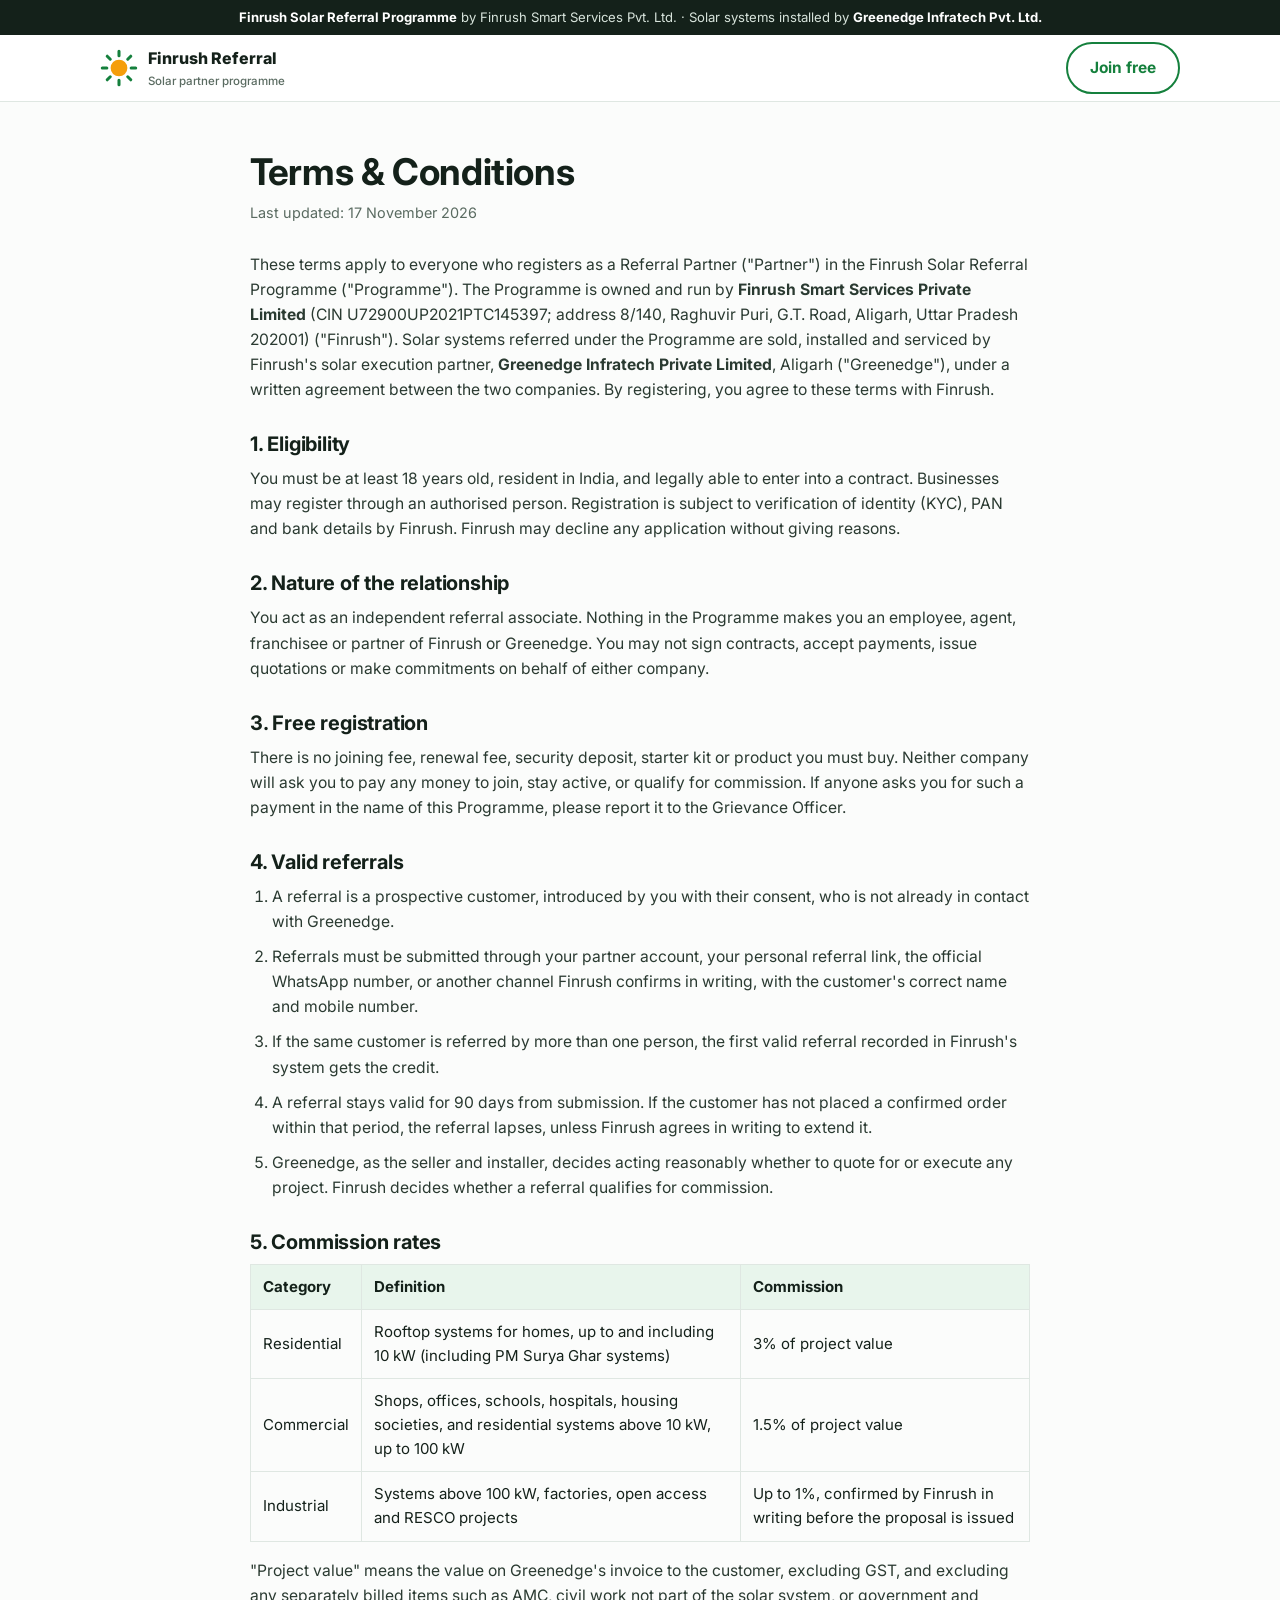
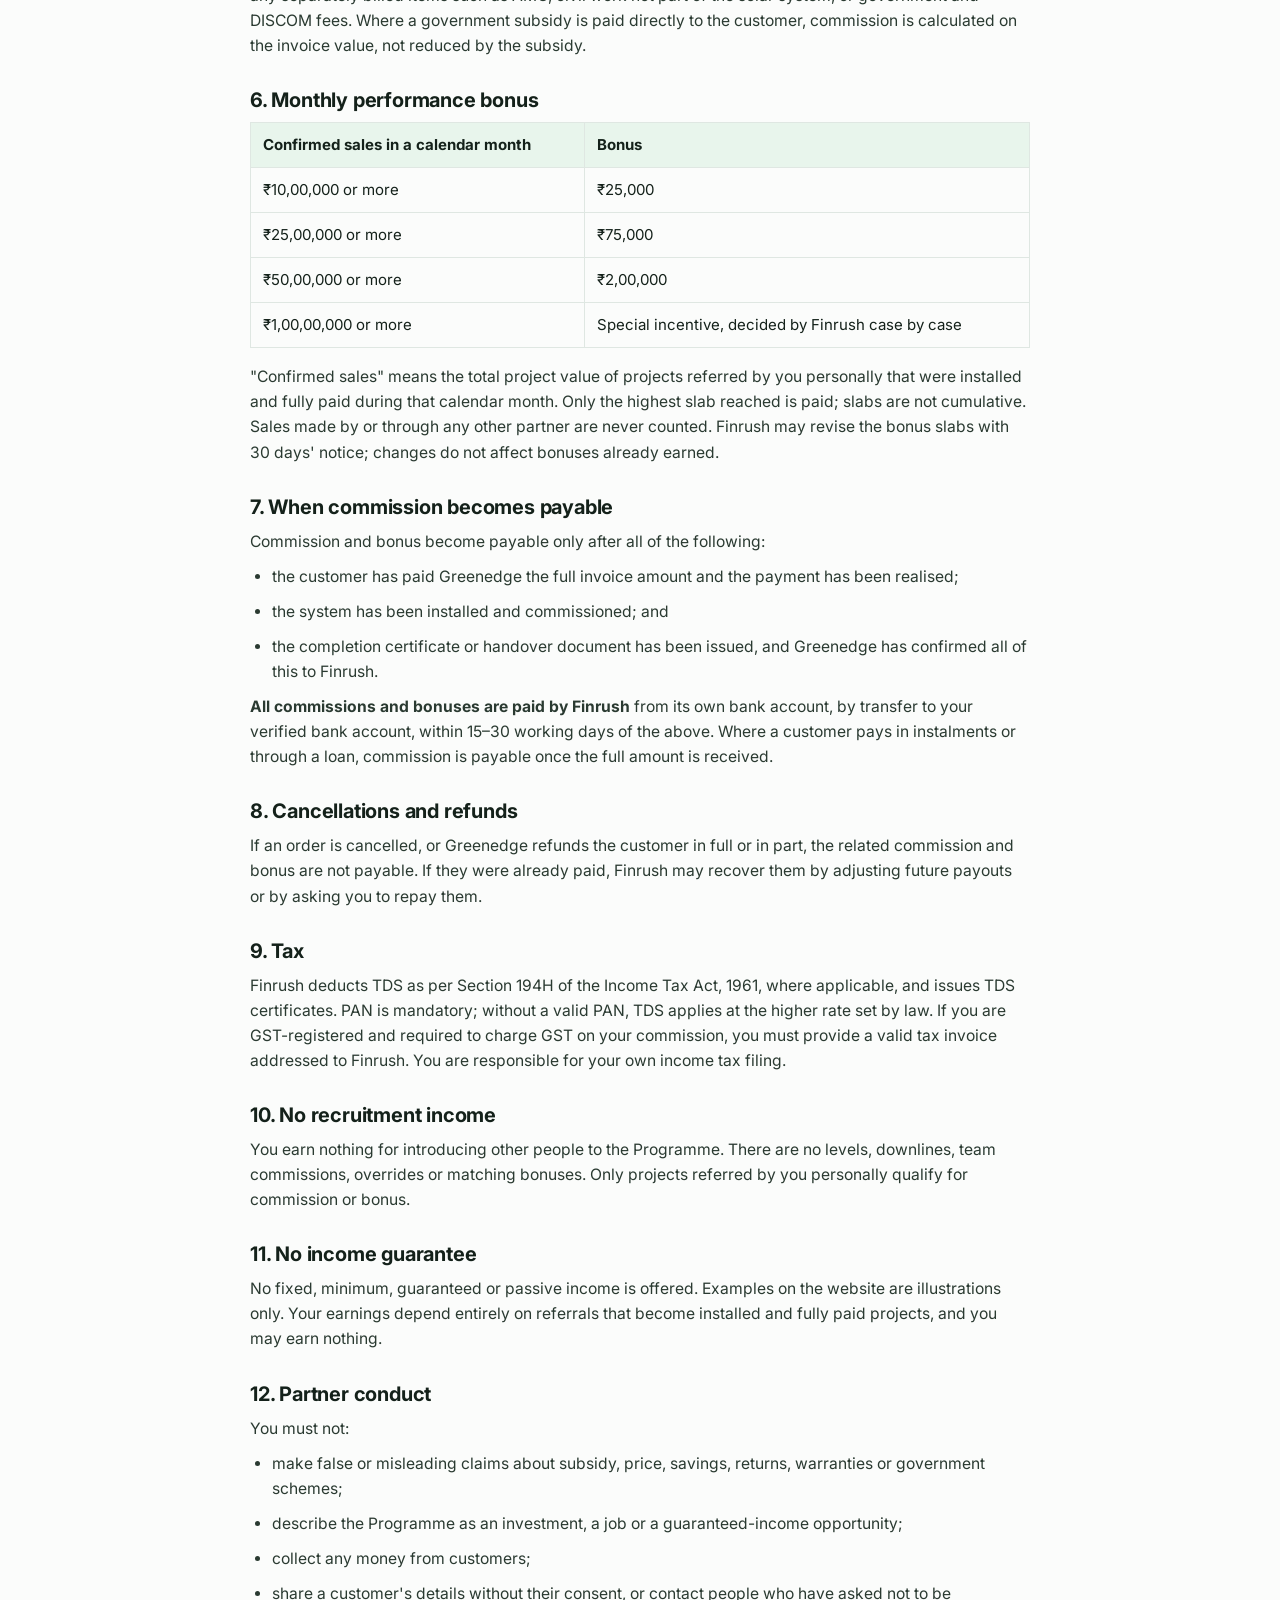
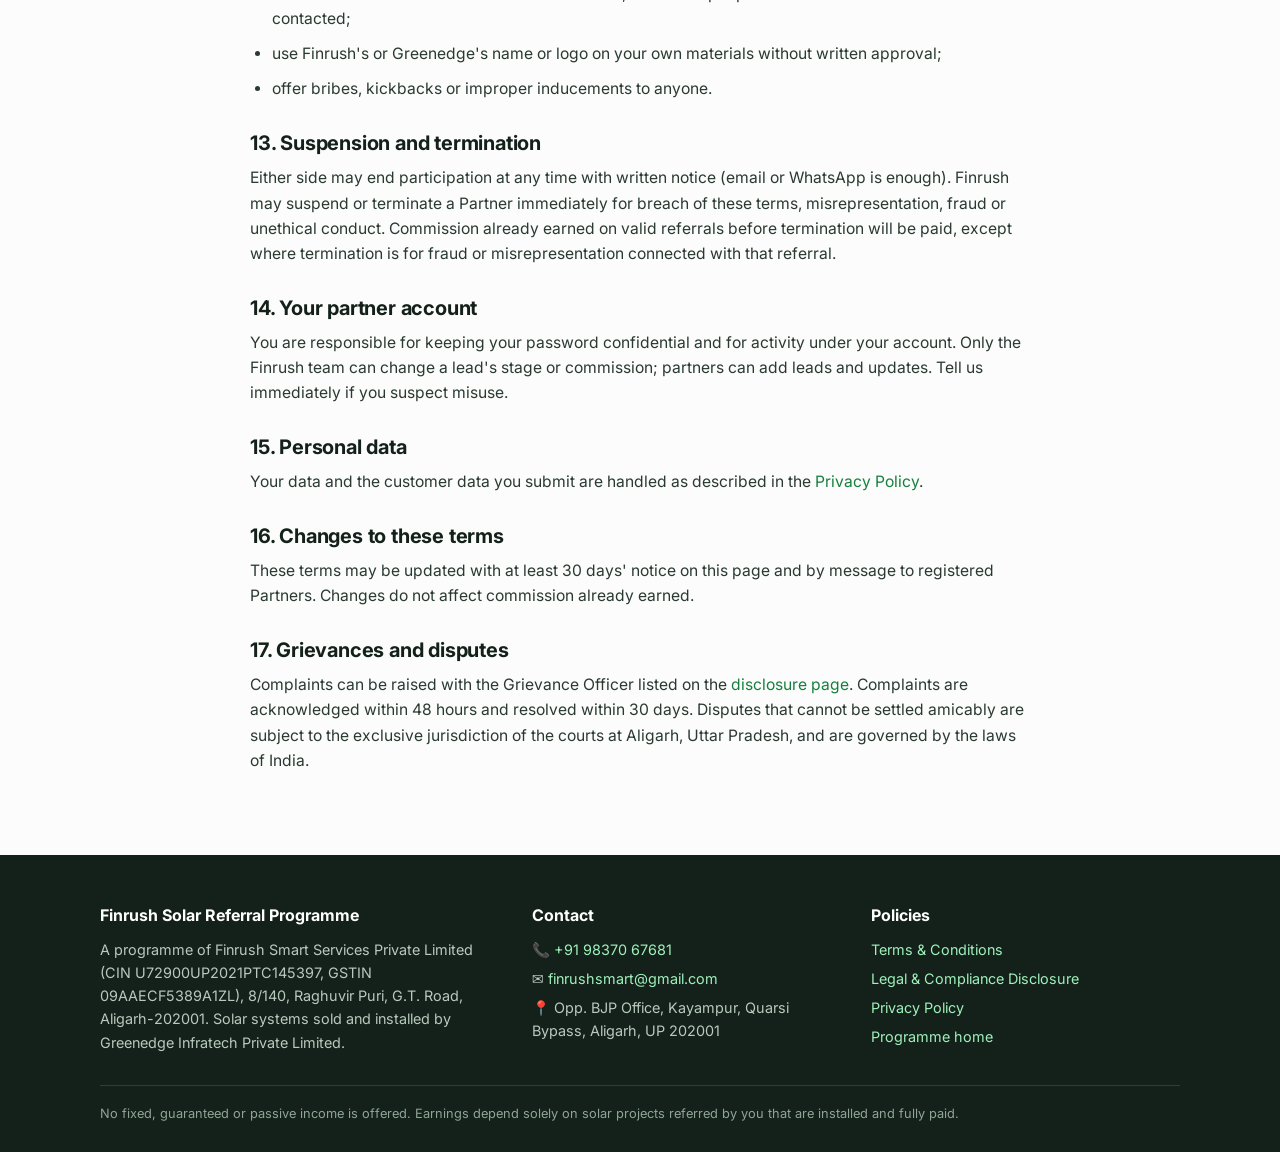
<file: terms.html>
<!DOCTYPE html>
<html lang="en"><head><meta charset="utf-8"><meta name="viewport" content="width=device-width,initial-scale=1">
<title>Terms &amp; Conditions | Finrush Solar Referral Programme</title>
<link rel="canonical" href="https://finrush.co.in/terms.html">
<meta name="theme-color" content="#15803d">
<link href="https://fonts.googleapis.com/css2?family=Inter:wght@400;600;700;800&display=swap" rel="stylesheet">
<link rel="stylesheet" href="style.css"></head><body>
<div class="opbar"><strong>Finrush Solar Referral Programme</strong> by Finrush Smart Services Pvt. Ltd. · Solar systems installed by <strong>Greenedge Infratech Pvt. Ltd.</strong></div>
<header class="site"><div class="wrap"><a class="brand" href="index.html" style="text-decoration:none"><svg width="38" height="38" viewBox="0 0 100 100" aria-hidden="true"><circle cx="50" cy="50" r="22" fill="#f59e0b"/><g stroke="#15803d" stroke-width="8" stroke-linecap="round"><path d="M50 6v12M50 82v12M6 50h12M82 50h12M19 19l8 8M73 73l8 8M19 81l8-8M73 27l8-8"/></g></svg><span>Finrush Referral<small>Solar partner programme</small></span></a>
<a class="btn btn-o" href="index.html#join">Join free</a></div></header>
<main class="doc">
<h1>Terms &amp; Conditions</h1>
<p class="meta">Last updated: 17 November 2026</p>
<p>These terms apply to everyone who registers as a Referral Partner ("Partner") in the Finrush Solar Referral Programme ("Programme"). The Programme is owned and run by <strong>Finrush Smart Services Private Limited</strong> (CIN U72900UP2021PTC145397; address 8/140, Raghuvir Puri, G.T. Road, Aligarh, Uttar Pradesh 202001) ("Finrush"). Solar systems referred under the Programme are sold, installed and serviced by Finrush's solar execution partner, <strong>Greenedge Infratech Private Limited</strong>, Aligarh ("Greenedge"), under a written agreement between the two companies. By registering, you agree to these terms with Finrush.</p>

<h2>1. Eligibility</h2>
<p>You must be at least 18 years old, resident in India, and legally able to enter into a contract. Businesses may register through an authorised person. Registration is subject to verification of identity (KYC), PAN and bank details by Finrush. Finrush may decline any application without giving reasons.</p>

<h2>2. Nature of the relationship</h2>
<p>You act as an independent referral associate. Nothing in the Programme makes you an employee, agent, franchisee or partner of Finrush or Greenedge. You may not sign contracts, accept payments, issue quotations or make commitments on behalf of either company.</p>

<h2>3. Free registration</h2>
<p>There is no joining fee, renewal fee, security deposit, starter kit or product you must buy. Neither company will ask you to pay any money to join, stay active, or qualify for commission. If anyone asks you for such a payment in the name of this Programme, please report it to the Grievance Officer.</p>

<h2>4. Valid referrals</h2>
<ol>
<li>A referral is a prospective customer, introduced by you with their consent, who is not already in contact with Greenedge.</li>
<li>Referrals must be submitted through your partner account, your personal referral link, the official WhatsApp number, or another channel Finrush confirms in writing, with the customer's correct name and mobile number.</li>
<li>If the same customer is referred by more than one person, the first valid referral recorded in Finrush's system gets the credit.</li>
<li>A referral stays valid for 90 days from submission. If the customer has not placed a confirmed order within that period, the referral lapses, unless Finrush agrees in writing to extend it.</li>
<li>Greenedge, as the seller and installer, decides acting reasonably whether to quote for or execute any project. Finrush decides whether a referral qualifies for commission.</li>
</ol>

<h2>5. Commission rates</h2>
<table>
<tr><th>Category</th><th>Definition</th><th>Commission</th></tr>
<tr><td>Residential</td><td>Rooftop systems for homes, up to and including 10 kW (including PM Surya Ghar systems)</td><td>3% of project value</td></tr>
<tr><td>Commercial</td><td>Shops, offices, schools, hospitals, housing societies, and residential systems above 10 kW, up to 100 kW</td><td>1.5% of project value</td></tr>
<tr><td>Industrial</td><td>Systems above 100 kW, factories, open access and RESCO projects</td><td>Up to 1%, confirmed by Finrush in writing before the proposal is issued</td></tr>
</table>
<p>"Project value" means the value on Greenedge's invoice to the customer, excluding GST, and excluding any separately billed items such as AMC, civil work not part of the solar system, or government and DISCOM fees. Where a government subsidy is paid directly to the customer, commission is calculated on the invoice value, not reduced by the subsidy.</p>

<h2>6. Monthly performance bonus</h2>
<table>
<tr><th>Confirmed sales in a calendar month</th><th>Bonus</th></tr>
<tr><td>₹10,00,000 or more</td><td>₹25,000</td></tr>
<tr><td>₹25,00,000 or more</td><td>₹75,000</td></tr>
<tr><td>₹50,00,000 or more</td><td>₹2,00,000</td></tr>
<tr><td>₹1,00,00,000 or more</td><td>Special incentive, decided by Finrush case by case</td></tr>
</table>
<p>"Confirmed sales" means the total project value of projects referred by you personally that were installed and fully paid during that calendar month. Only the highest slab reached is paid; slabs are not cumulative. Sales made by or through any other partner are never counted. Finrush may revise the bonus slabs with 30 days' notice; changes do not affect bonuses already earned.</p>

<h2>7. When commission becomes payable</h2>
<p>Commission and bonus become payable only after all of the following:</p>
<ul>
<li>the customer has paid Greenedge the full invoice amount and the payment has been realised;</li>
<li>the system has been installed and commissioned; and</li>
<li>the completion certificate or handover document has been issued, and Greenedge has confirmed all of this to Finrush.</li>
</ul>
<p><strong>All commissions and bonuses are paid by Finrush</strong> from its own bank account, by transfer to your verified bank account, within 15–30 working days of the above. Where a customer pays in instalments or through a loan, commission is payable once the full amount is received.</p>

<h2>8. Cancellations and refunds</h2>
<p>If an order is cancelled, or Greenedge refunds the customer in full or in part, the related commission and bonus are not payable. If they were already paid, Finrush may recover them by adjusting future payouts or by asking you to repay them.</p>

<h2>9. Tax</h2>
<p>Finrush deducts TDS as per Section 194H of the Income Tax Act, 1961, where applicable, and issues TDS certificates. PAN is mandatory; without a valid PAN, TDS applies at the higher rate set by law. If you are GST-registered and required to charge GST on your commission, you must provide a valid tax invoice addressed to Finrush. You are responsible for your own income tax filing.</p>

<h2>10. No recruitment income</h2>
<p>You earn nothing for introducing other people to the Programme. There are no levels, downlines, team commissions, overrides or matching bonuses. Only projects referred by you personally qualify for commission or bonus.</p>

<h2>11. No income guarantee</h2>
<p>No fixed, minimum, guaranteed or passive income is offered. Examples on the website are illustrations only. Your earnings depend entirely on referrals that become installed and fully paid projects, and you may earn nothing.</p>

<h2>12. Partner conduct</h2>
<p>You must not:</p>
<ul>
<li>make false or misleading claims about subsidy, price, savings, returns, warranties or government schemes;</li>
<li>describe the Programme as an investment, a job or a guaranteed-income opportunity;</li>
<li>collect any money from customers;</li>
<li>share a customer's details without their consent, or contact people who have asked not to be contacted;</li>
<li>use Finrush's or Greenedge's name or logo on your own materials without written approval;</li>
<li>offer bribes, kickbacks or improper inducements to anyone.</li>
</ul>

<h2>13. Suspension and termination</h2>
<p>Either side may end participation at any time with written notice (email or WhatsApp is enough). Finrush may suspend or terminate a Partner immediately for breach of these terms, misrepresentation, fraud or unethical conduct. Commission already earned on valid referrals before termination will be paid, except where termination is for fraud or misrepresentation connected with that referral.</p>

<h2>14. Your partner account</h2>
<p>You are responsible for keeping your password confidential and for activity under your account. Only the Finrush team can change a lead's stage or commission; partners can add leads and updates. Tell us immediately if you suspect misuse.</p>

<h2>15. Personal data</h2>
<p>Your data and the customer data you submit are handled as described in the <a href="privacy.html">Privacy Policy</a>.</p>

<h2>16. Changes to these terms</h2>
<p>These terms may be updated with at least 30 days' notice on this page and by message to registered Partners. Changes do not affect commission already earned.</p>

<h2>17. Grievances and disputes</h2>
<p>Complaints can be raised with the Grievance Officer listed on the <a href="disclosure.html#grievance">disclosure page</a>. Complaints are acknowledged within 48 hours and resolved within 30 days. Disputes that cannot be settled amicably are subject to the exclusive jurisdiction of the courts at Aligarh, Uttar Pradesh, and are governed by the laws of India.</p>
</main>
<footer class="site"><div class="wrap"><div class="cols">
<div><h4>Finrush Solar Referral Programme</h4><p>A programme of Finrush Smart Services Private Limited (CIN U72900UP2021PTC145397, GSTIN 09AAECF5389A1ZL), 8/140, Raghuvir Puri, G.T. Road, Aligarh-202001. Solar systems sold and installed by Greenedge Infratech Private Limited.</p></div>
<div><h4>Contact</h4><ul><li>📞 <a href="tel:+919837067681">+91 98370 67681</a></li><li>✉️ <a href="mailto:finrushsmart@gmail.com">finrushsmart@gmail.com</a></li><li>📍 Opp. BJP Office, Kayampur, Quarsi Bypass, Aligarh, UP 202001</li></ul></div>
<div><h4>Policies</h4><ul><li><a href="terms.html">Terms &amp; Conditions</a></li><li><a href="disclosure.html">Legal &amp; Compliance Disclosure</a></li><li><a href="privacy.html">Privacy Policy</a></li><li><a href="index.html">Programme home</a></li></ul></div>
</div><div class="legal">No fixed, guaranteed or passive income is offered. Earnings depend solely on solar projects referred by you that are installed and fully paid.</div></div></footer>
</body></html>
</file>
<file: style.css>
:root{
  --green:#15803d;--green-d:#0f5f2d;--green-l:#e8f5ec;--sun:#f59e0b;--sun-l:#fff7e6;
  --ink:#14211a;--muted:#5a6b61;--line:#dfe7e2;--bg:#fbfcfb;--white:#fff;
  --r:14px;--shadow:0 6px 24px rgba(15,95,45,.08);
}
*{box-sizing:border-box;margin:0;padding:0}
html{scroll-behavior:smooth}
body{font-family:"Inter",system-ui,-apple-system,"Segoe UI",Roboto,"Noto Sans Devanagari",sans-serif;color:var(--ink);background:var(--bg);line-height:1.6;font-size:16px}
a{color:var(--green);text-decoration:none}
a:hover{text-decoration:underline}
img{max-width:100%;display:block}
.wrap{max-width:1120px;margin:0 auto;padding:0 20px}
h1,h2,h3{line-height:1.2;letter-spacing:-.01em}
h2{font-size:clamp(1.6rem,3vw,2.2rem);margin-bottom:.5rem}
.lead{color:var(--muted);font-size:1.08rem;max-width:680px}
.hi{font-family:"Noto Sans Devanagari",sans-serif}
section{padding:72px 0}
.eyebrow{display:inline-block;font-size:.8rem;font-weight:700;letter-spacing:.08em;text-transform:uppercase;color:var(--green);margin-bottom:.6rem}

/* operator bar */
.opbar{background:var(--ink);color:#d8e4dc;font-size:.82rem;padding:7px 0;text-align:center}
.opbar strong{color:#fff}

/* header */
header.site{position:sticky;top:0;z-index:50;background:rgba(255,255,255,.95);backdrop-filter:blur(6px);border-bottom:1px solid var(--line)}
header.site .wrap{display:flex;align-items:center;justify-content:space-between;height:66px;gap:16px}
.brand{display:flex;align-items:center;gap:10px;font-weight:800;color:var(--ink)}
.brand img{height:38px;width:auto}
.brand small{display:block;font-weight:500;font-size:.72rem;color:var(--muted)}
nav.main{display:flex;gap:22px;font-size:.93rem}
nav.main a{color:var(--ink)}
.btn{display:inline-flex;align-items:center;justify-content:center;gap:8px;padding:12px 22px;border-radius:999px;font-weight:700;font-size:.97rem;border:2px solid transparent;cursor:pointer;transition:.15s;text-decoration:none!important}
.btn-p{background:var(--green);color:#fff}
.btn-p:hover{background:var(--green-d)}
.btn-o{border-color:var(--green);color:var(--green);background:#fff}
.btn-o:hover{background:var(--green-l)}
.btn-s{background:var(--sun);color:#1f1300}
.btn-s:hover{filter:brightness(.95)}
@media(max-width:860px){nav.main{display:none}}

/* hero */
.hero{background:radial-gradient(1200px 500px at 85% -10%,#fff2cc 0%,transparent 60%),linear-gradient(180deg,#f2faf4,#fbfcfb);padding:64px 0 56px}
.hero .wrap{display:grid;grid-template-columns:1.15fr .85fr;gap:48px;align-items:center}
.hero h1{font-size:clamp(2rem,4.6vw,3.2rem);margin:.4rem 0 1rem}
.hero h1 span{color:var(--green)}
.hero .hi{font-size:1.15rem;color:var(--green-d);font-weight:600;margin-bottom:.8rem}
.hero .ctas{display:flex;gap:12px;flex-wrap:wrap;margin:1.6rem 0 1.4rem}
.ticks{display:flex;flex-wrap:wrap;gap:8px 18px;font-size:.92rem;color:var(--muted)}
.ticks span::before{content:"✓";color:var(--green);font-weight:800;margin-right:6px}
.hero-card{background:#fff;border:1px solid var(--line);border-radius:20px;padding:26px;box-shadow:var(--shadow)}
.hero-card h3{font-size:1rem;color:var(--muted);font-weight:600;margin-bottom:14px}
.ex-row{display:flex;justify-content:space-between;align-items:baseline;padding:12px 0;border-bottom:1px dashed var(--line)}
.ex-row:last-of-type{border:0}
.ex-row b{font-size:1.35rem;color:var(--green)}
.ex-note{font-size:.78rem;color:var(--muted);margin-top:10px}
@media(max-width:860px){.hero .wrap{grid-template-columns:1fr}}

/* steps */
.steps{display:grid;grid-template-columns:repeat(4,1fr);gap:18px;margin-top:34px;counter-reset:s}
.step{background:#fff;border:1px solid var(--line);border-radius:var(--r);padding:22px;position:relative}
.step::before{counter-increment:s;content:counter(s);display:grid;place-items:center;width:38px;height:38px;border-radius:50%;background:var(--green-l);color:var(--green);font-weight:800;margin-bottom:12px}
.step h3{font-size:1.05rem;margin-bottom:6px}
.step p{font-size:.92rem;color:var(--muted)}
@media(max-width:860px){.steps{grid-template-columns:1fr 1fr}}
@media(max-width:520px){.steps{grid-template-columns:1fr}}
.callout{margin-top:22px;background:var(--sun-l);border-left:4px solid var(--sun);padding:14px 18px;border-radius:8px;font-size:.95rem}

/* commission */
.alt{background:#fff;border-top:1px solid var(--line);border-bottom:1px solid var(--line)}
.rates{display:grid;grid-template-columns:repeat(3,1fr);gap:18px;margin-top:30px}
.rate{border:1px solid var(--line);border-radius:var(--r);padding:24px;background:var(--bg)}
.rate.feat{border:2px solid var(--green);background:var(--green-l)}
.rate .tag{font-size:.75rem;font-weight:700;color:var(--green);text-transform:uppercase;letter-spacing:.06em}
.rate h3{font-size:1.15rem;margin:6px 0 2px}
.rate .pct{font-size:2.4rem;font-weight:800;color:var(--green);line-height:1.1;margin:10px 0}
.rate .pct small{font-size:.9rem;color:var(--muted);font-weight:600}
.rate p{font-size:.9rem;color:var(--muted)}
@media(max-width:860px){.rates{grid-template-columns:1fr}}
table.slab{width:100%;border-collapse:collapse;margin-top:18px;background:#fff;border-radius:var(--r);overflow:hidden;border:1px solid var(--line)}
table.slab th,table.slab td{padding:13px 16px;text-align:left;border-bottom:1px solid var(--line);font-size:.97rem}
table.slab th{background:var(--green);color:#fff;font-weight:700}
table.slab td:last-child{font-weight:700;color:var(--green-d)}
.small{font-size:.86rem;color:var(--muted)}
ul.notes{margin:14px 0 0 18px;font-size:.9rem;color:var(--muted)}
ul.notes li{margin:4px 0}
.two{display:grid;grid-template-columns:1fr 1fr;gap:40px;margin-top:44px}
@media(max-width:860px){.two{grid-template-columns:1fr}}

/* calculator */
.calc{display:grid;grid-template-columns:1.1fr .9fr;gap:26px;margin-top:30px}
.calc-in,.calc-out{background:#fff;border:1px solid var(--line);border-radius:var(--r);padding:24px}
.calc-out{background:var(--ink);color:#fff;border:0;display:flex;flex-direction:column}
.calc-grid{display:grid;grid-template-columns:1fr 1fr;gap:14px}
.calc-grid .full{grid-column:1/-1}
.calc-grp{grid-column:1/-1;font-weight:700;font-size:.9rem;color:var(--green-d);margin-top:6px;border-bottom:1px solid var(--line);padding-bottom:4px}
label{display:block;font-size:.85rem;font-weight:600;margin-bottom:5px;color:var(--ink)}
input,select,textarea{width:100%;padding:11px 12px;border:1px solid #c9d6ce;border-radius:10px;font:inherit;font-size:.95rem;background:#fff;color:var(--ink)}
input:focus,select:focus,textarea:focus{outline:2px solid var(--green);outline-offset:1px;border-color:var(--green)}
.out-row{display:flex;justify-content:space-between;padding:10px 0;border-bottom:1px solid rgba(255,255,255,.12);font-size:.95rem;color:#cfe0d5}
.out-row b{color:#fff}
.out-total{margin-top:auto;padding-top:18px}
.out-total span{font-size:.85rem;color:#a9c4b2}
.out-total b{display:block;font-size:2.3rem;color:#7ee2a0;line-height:1.15}
.calc-out .small{color:#9fb6a7;margin-top:12px}
@media(max-width:860px){.calc{grid-template-columns:1fr}}

/* support grid */
.grid3{display:grid;grid-template-columns:repeat(3,1fr);gap:16px;margin-top:28px}
.card{background:#fff;border:1px solid var(--line);border-radius:var(--r);padding:20px}
.card .ic{font-size:1.5rem;margin-bottom:8px}
.card h3{font-size:1rem;margin-bottom:4px}
.card p{font-size:.9rem;color:var(--muted)}
@media(max-width:860px){.grid3{grid-template-columns:1fr 1fr}}
@media(max-width:520px){.grid3{grid-template-columns:1fr}}

/* compliance */
.comp{background:var(--green-d);color:#e3f1e7}
.comp h2{color:#fff}
.comp .lead{color:#c3dccb}
.comp-grid{display:grid;grid-template-columns:repeat(4,1fr);gap:14px;margin-top:28px}
.comp-item{background:rgba(255,255,255,.07);border:1px solid rgba(255,255,255,.14);border-radius:12px;padding:18px;font-size:.93rem}
.comp-item b{display:block;color:#fff;margin-bottom:4px;font-size:1rem}
@media(max-width:860px){.comp-grid{grid-template-columns:1fr 1fr}}
.comp a{color:#9ff0bb}

/* operator */
.op-box{display:grid;grid-template-columns:1fr auto 1fr;gap:20px;align-items:stretch;margin-top:28px}
.op-co{background:#fff;border:1px solid var(--line);border-radius:var(--r);padding:22px}
.op-co .tag{font-size:.75rem;font-weight:700;text-transform:uppercase;letter-spacing:.06em;color:var(--green)}
.op-co h3{margin:6px 0}
.op-co ul{margin-left:18px;font-size:.92rem;color:var(--muted)}
.op-arrow{display:grid;place-items:center;font-size:1.6rem;color:var(--green)}
@media(max-width:860px){.op-box{grid-template-columns:1fr}.op-arrow{transform:rotate(90deg)}}

/* FAQ */
.faq{max-width:820px;margin-top:26px}
details{background:#fff;border:1px solid var(--line);border-radius:12px;margin-bottom:10px;padding:0 18px}
summary{cursor:pointer;font-weight:700;padding:16px 0;list-style:none;position:relative;padding-right:28px}
summary::-webkit-details-marker{display:none}
summary::after{content:"+";position:absolute;right:0;top:12px;font-size:1.4rem;color:var(--green)}
details[open] summary::after{content:"–"}
details p{padding:0 0 16px;color:var(--muted);font-size:.95rem}

/* forms */
.tabs{display:flex;gap:8px;margin:26px 0 0;flex-wrap:wrap}
.tab{padding:11px 20px;border-radius:999px;border:2px solid var(--green);background:#fff;color:var(--green);font-weight:700;cursor:pointer;font-size:.95rem}
.tab[aria-selected="true"]{background:var(--green);color:#fff}
.form-card{background:#fff;border:1px solid var(--line);border-radius:18px;padding:28px;margin-top:16px;box-shadow:var(--shadow)}
.fgrid{display:grid;grid-template-columns:1fr 1fr;gap:16px}
.fgrid .full{grid-column:1/-1}
@media(max-width:620px){.fgrid{grid-template-columns:1fr}}
.check{display:flex;gap:10px;align-items:flex-start;font-weight:400;font-size:.88rem;color:var(--muted)}
.check input{width:18px;height:18px;margin-top:3px;flex:none}
.hp{position:absolute;left:-9999px;width:1px;height:1px;overflow:hidden}
.msg{display:none;margin-top:16px;padding:14px 16px;border-radius:10px;font-size:.95rem}
.msg.ok{display:block;background:var(--green-l);color:var(--green-d);border:1px solid #bfe3cb}
.msg.err{display:block;background:#fdecec;color:#8a1c1c;border:1px solid #f3c2c2}
.req{color:#b42318}

/* footer */
footer.site{background:var(--ink);color:#b8c9be;padding:48px 0 28px;font-size:.9rem}
footer.site .cols{display:grid;grid-template-columns:1.3fr 1fr 1fr;gap:30px}
footer.site h4{color:#fff;margin-bottom:10px;font-size:1rem}
footer.site a{color:#9ff0bb}
footer.site ul{list-style:none}
footer.site li{margin:6px 0}
footer.site .legal{border-top:1px solid rgba(255,255,255,.12);margin-top:30px;padding-top:18px;font-size:.8rem;color:#8ea596}
@media(max-width:860px){footer.site .cols{grid-template-columns:1fr}}

.wa{position:fixed;right:18px;bottom:18px;z-index:60;background:#25d366;color:#fff;width:56px;height:56px;border-radius:50%;display:grid;place-items:center;box-shadow:0 6px 18px rgba(0,0,0,.2)}
.wa svg{width:30px;height:30px;fill:#fff}

/* legal pages */
.doc{max-width:820px;margin:0 auto;padding:48px 20px 72px}
.doc h1{font-size:clamp(1.7rem,3.4vw,2.3rem);margin-bottom:.4rem}
.doc .meta{color:var(--muted);font-size:.9rem;margin-bottom:28px}
.doc h2{font-size:1.25rem;margin:30px 0 10px}
.doc p,.doc li{font-size:.98rem;color:#2a3a31;margin-bottom:10px}
.doc ul,.doc ol{margin-left:22px}
.doc table{width:100%;border-collapse:collapse;margin:10px 0 16px}
.doc th,.doc td{border:1px solid var(--line);padding:10px 12px;text-align:left;font-size:.94rem}
.doc th{background:var(--green-l)}
.doc .box{background:var(--sun-l);border-left:4px solid var(--sun);padding:14px 18px;border-radius:8px;margin:16px 0}
.fill{background:#fff3c4;padding:0 4px;border-radius:4px}
</file>
